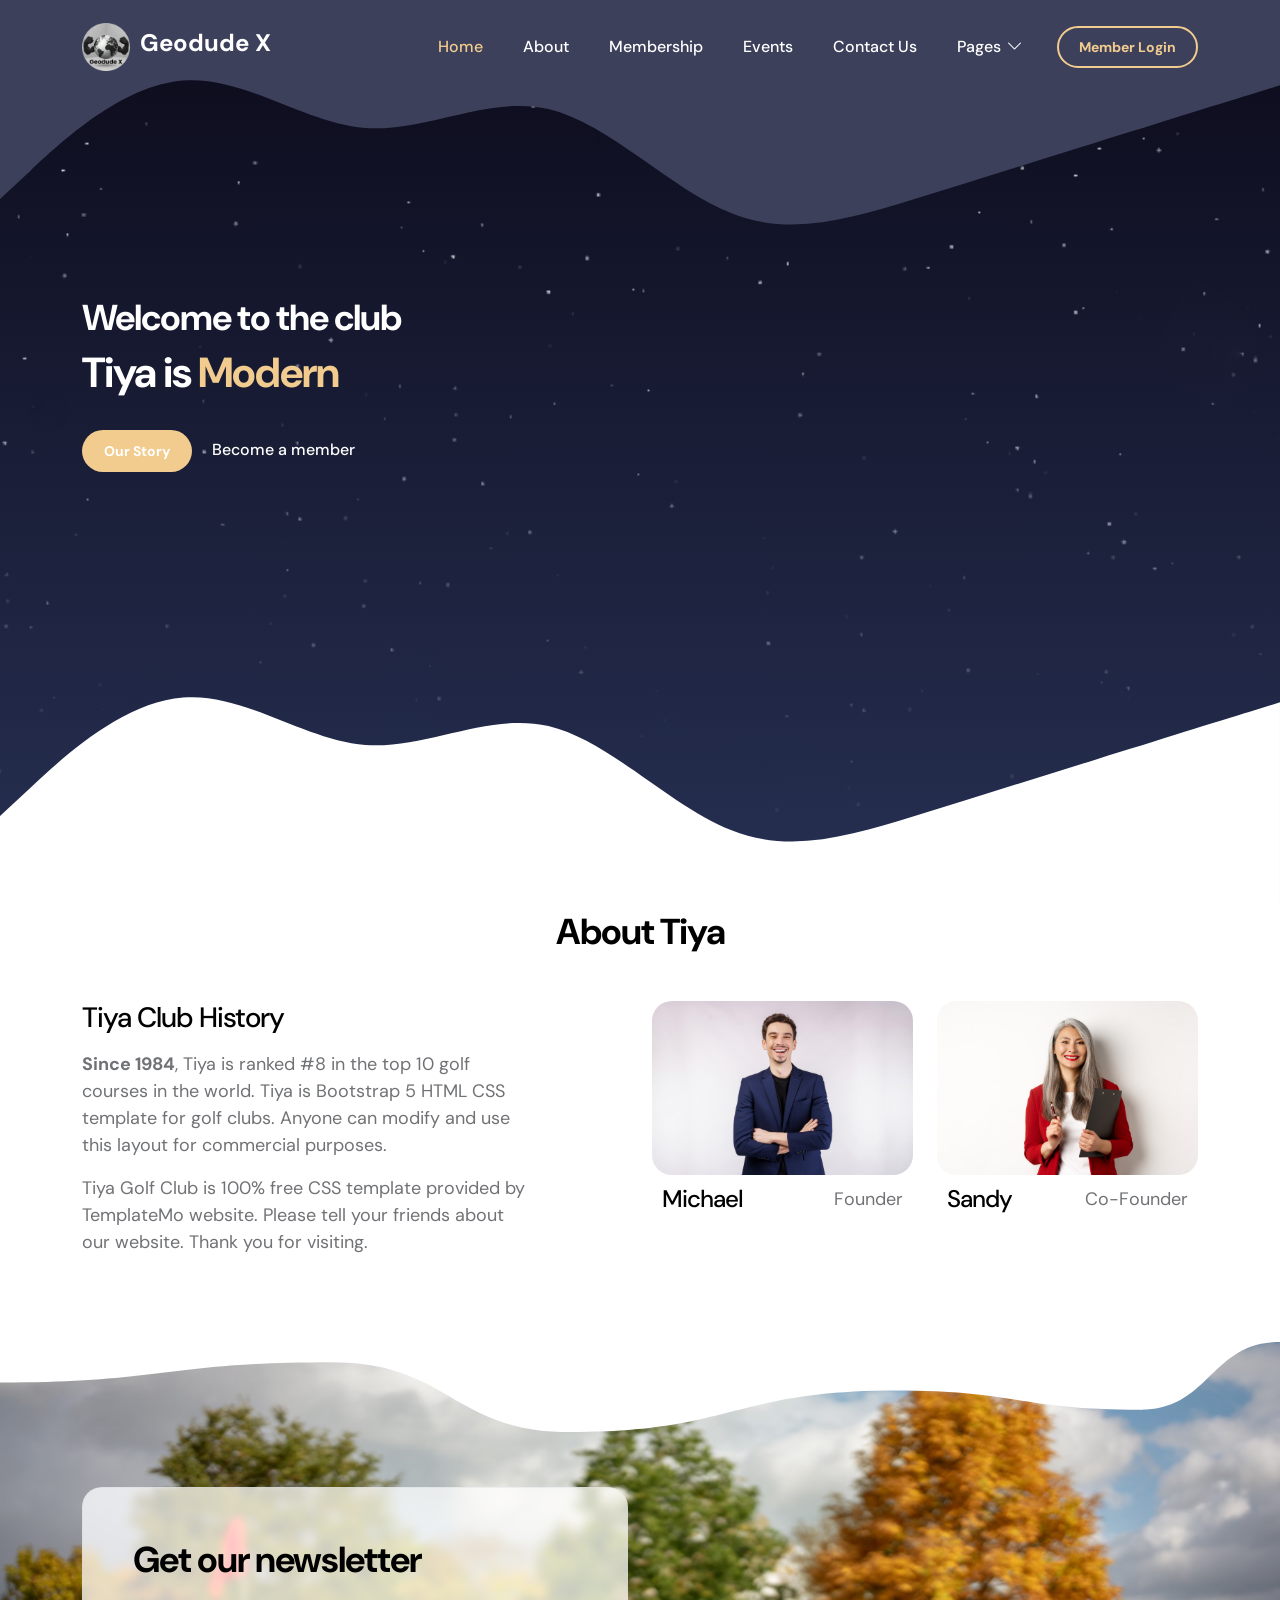
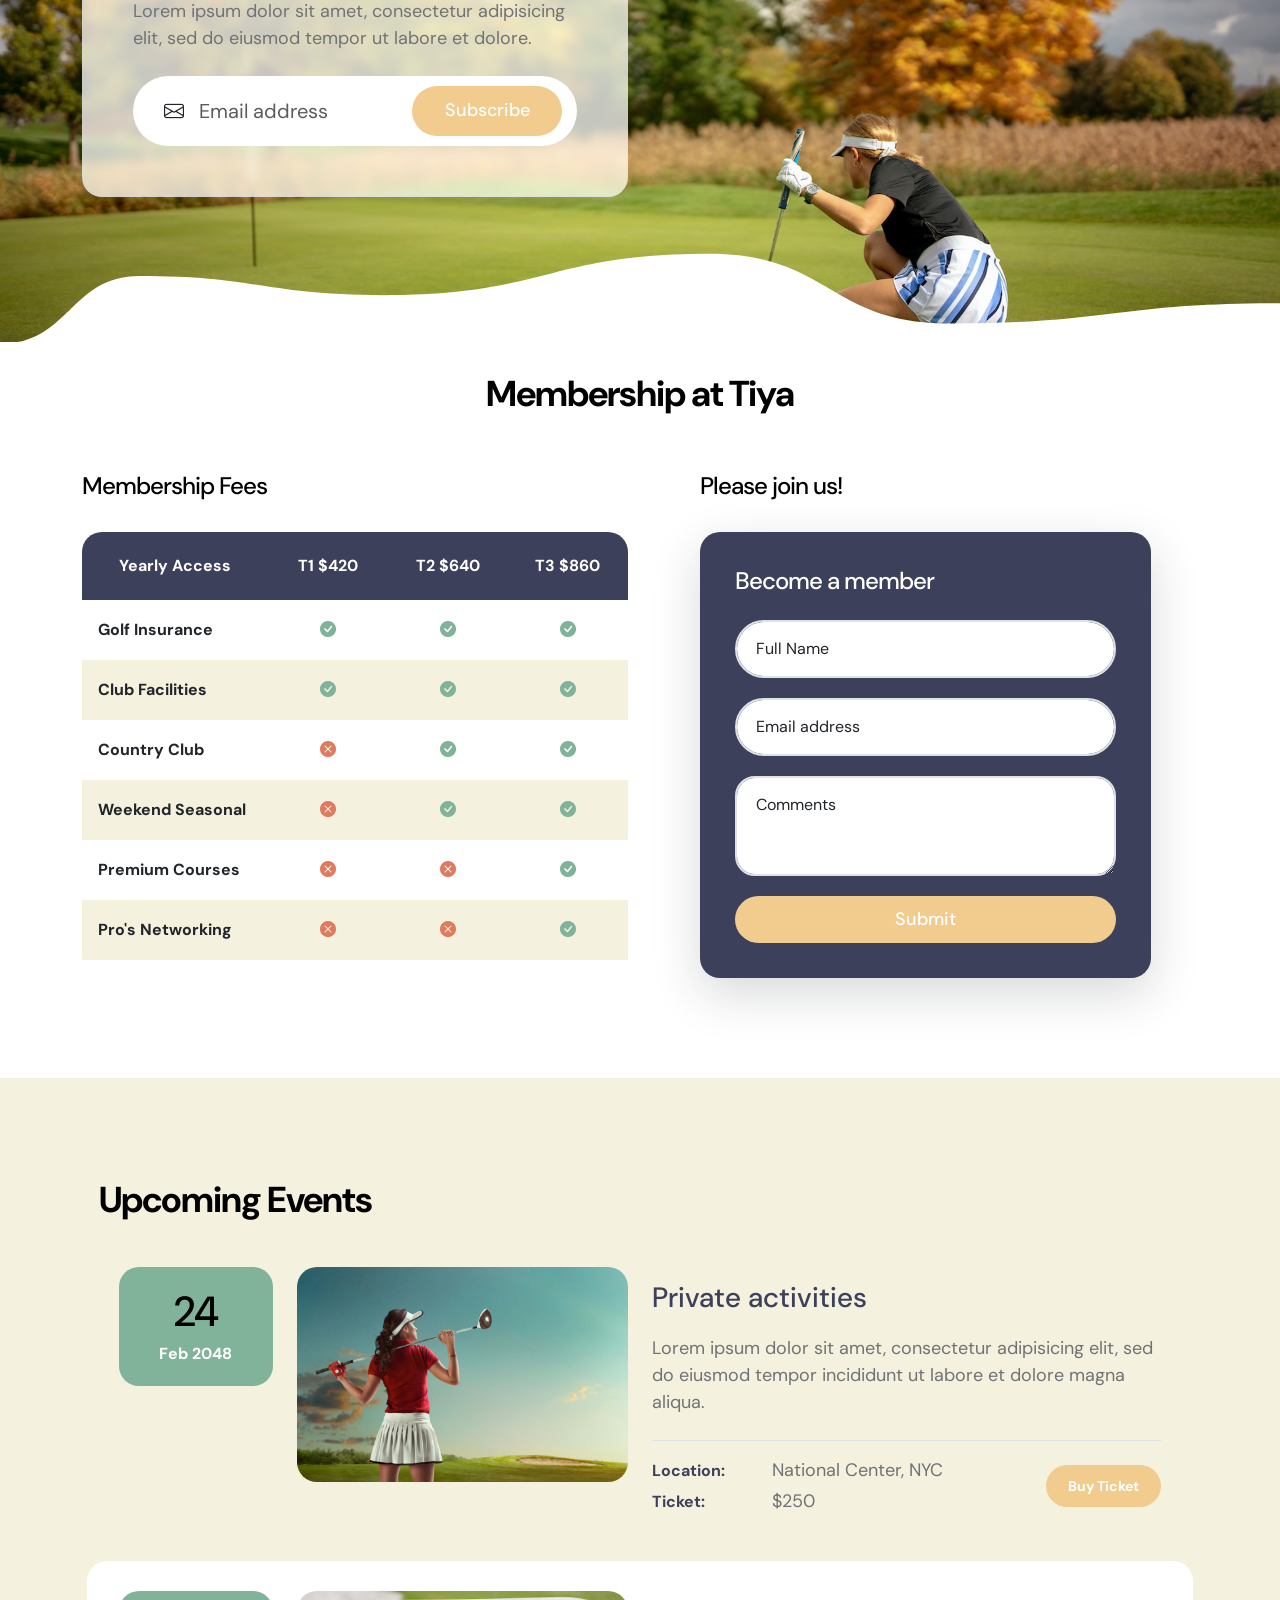
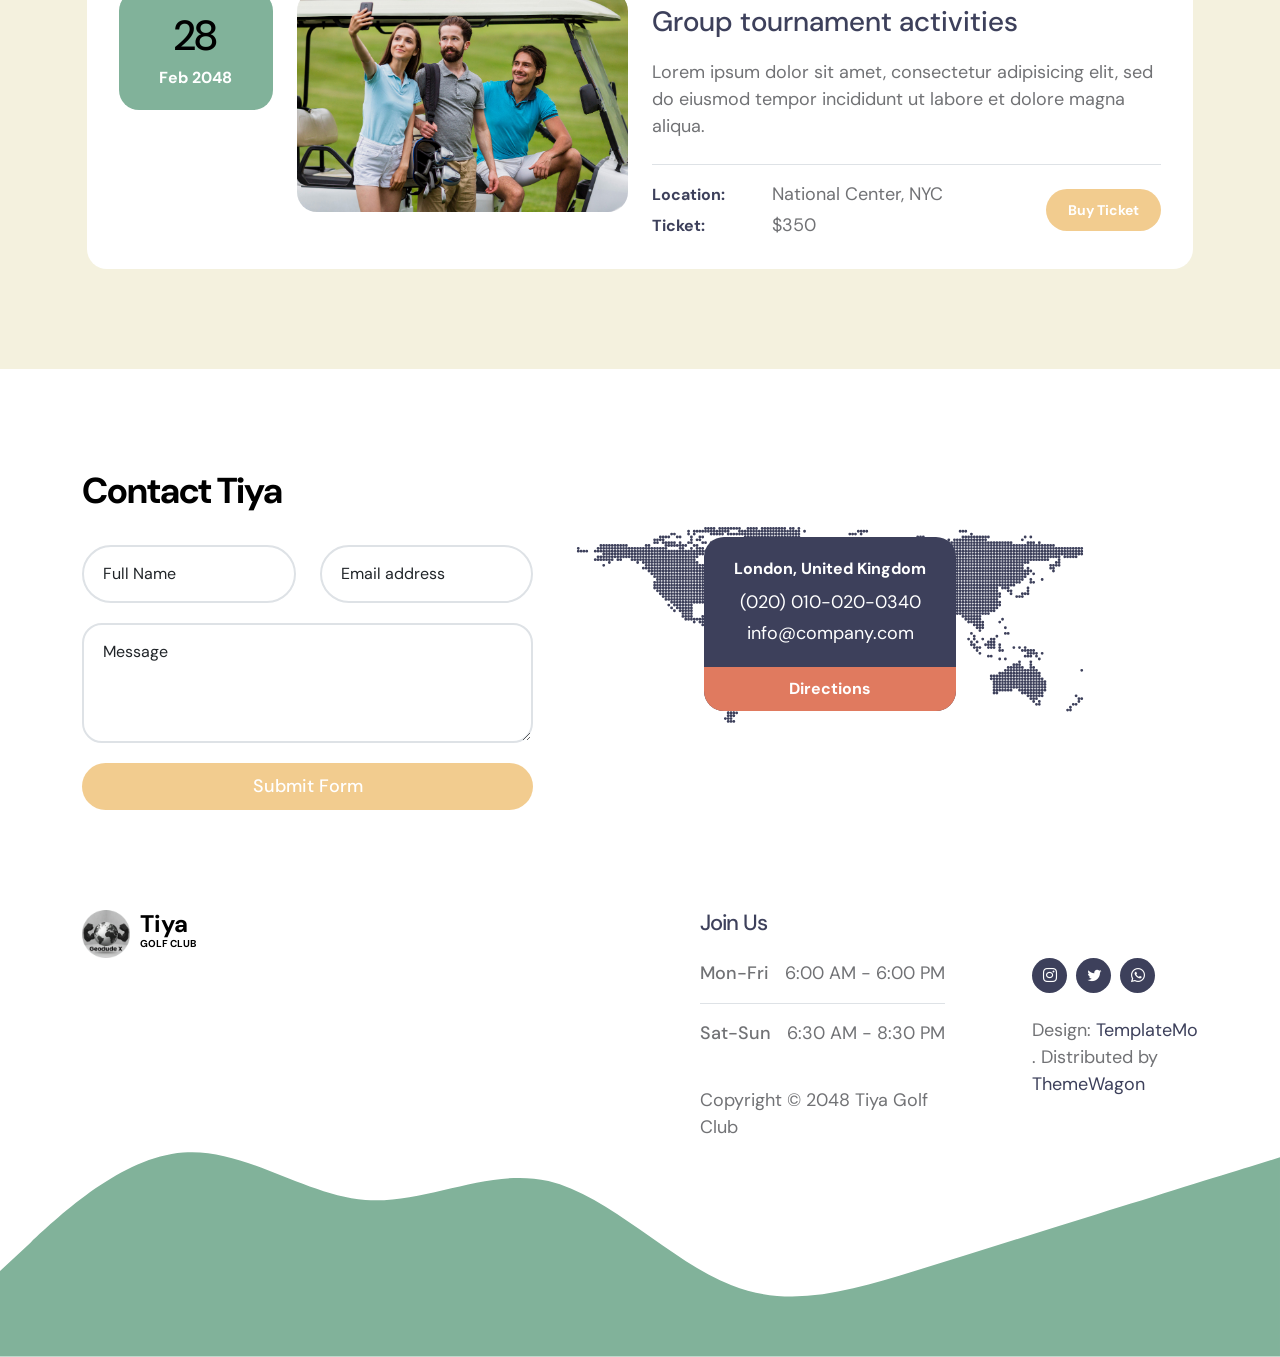
<file: index.html>
<!doctype html>
<html lang="en">
    <head>
        <meta charset="utf-8">
        <meta name="viewport" content="width=device-width, initial-scale=1">

        <meta name="description" content="">
        <meta name="author" content="">

        <title>Tiya Golf Club - Free HTML CSS Template</title>

        <!-- CSS FILES -->                
        <link rel="preconnect" href="https://fonts.googleapis.com">

        <link rel="preconnect" href="https://fonts.gstatic.com" crossorigin>

        <link href="https://fonts.googleapis.com/css2?family=DM+Sans:ital,wght@0,400;0,500;0,700;1,400&display=swap" rel="stylesheet">

        <link href="css/bootstrap.min.css" rel="stylesheet">

        <link href="css/bootstrap-icons.css" rel="stylesheet">

        <link href="css/templatemo-tiya-golf-club.css" rel="stylesheet">
        
<!--

TemplateMo 587 Tiya Golf Club

https://templatemo.com/tm-587-tiya-golf-club

-->
    </head>
    
    <body>

        <main>

            <nav class="navbar navbar-expand-lg">                
                <div class="container">
                    <a class="navbar-brand d-flex align-items-center" href="index.html">
                        <img src="images/logo.png" class="navbar-brand-image img-fluid" alt="Tiya Golf Club">
                        <span class="navbar-brand-text">
                            Geodude X
                        </span>
                    </a>

                    <div class="d-lg-none ms-auto me-3">
                        <a class="btn custom-btn custom-border-btn" data-bs-toggle="offcanvas" href="#offcanvasExample" role="button" aria-controls="offcanvasExample">Member Login</a>
                    </div>
    
                    <button class="navbar-toggler" type="button" data-bs-toggle="collapse" data-bs-target="#navbarNav" aria-controls="navbarNav" aria-expanded="false" aria-label="Toggle navigation">
                        <span class="navbar-toggler-icon"></span>
                    </button>
    
                    <div class="collapse navbar-collapse" id="navbarNav">
                        <ul class="navbar-nav ms-lg-auto">
                            <li class="nav-item">
                                <a class="nav-link click-scroll" href="#section_1">Home</a>
                            </li>
    
                            <li class="nav-item">
                                <a class="nav-link click-scroll" href="#section_2">About</a>
                            </li>

                            <li class="nav-item">
                                <a class="nav-link click-scroll" href="#section_3">Membership</a>
                            </li>

                            <li class="nav-item">
                                <a class="nav-link click-scroll" href="#section_4">Events</a>
                            </li>

                            <li class="nav-item">
                                <a class="nav-link click-scroll" href="#section_5">Contact Us</a>
                            </li>

                            <li class="nav-item dropdown">
                                <a class="nav-link dropdown-toggle" href="#" id="navbarLightDropdownMenuLink" role="button" data-bs-toggle="dropdown" aria-expanded="false">Pages</a>

                                <ul class="dropdown-menu dropdown-menu-light" aria-labelledby="navbarLightDropdownMenuLink">
                                    <li><a class="dropdown-item" href="event-listing.html">Event Listing</a></li>

                                    <li><a class="dropdown-item" href="event-detail.html">Event Detail</a></li>
                                </ul>
                            </li>
                        </ul>

                        <div class="d-none d-lg-block ms-lg-3">
                            <a class="btn custom-btn custom-border-btn" data-bs-toggle="offcanvas" href="#offcanvasExample" role="button" aria-controls="offcanvasExample">Member Login</a>
                        </div>
                    </div>
                </div>
            </nav>

            <div class="offcanvas offcanvas-end" data-bs-scroll="true" tabindex="-1" id="offcanvasExample" aria-labelledby="offcanvasExampleLabel">                
                <div class="offcanvas-header">
                    <h5 class="offcanvas-title" id="offcanvasExampleLabel">Member Login</h5>
                    
                    <button type="button" class="btn-close" data-bs-dismiss="offcanvas" aria-label="Close"></button>
                </div>
                
                <div class="offcanvas-body d-flex flex-column">
                    <form class="custom-form member-login-form" action="#" method="post" role="form">

                        <div class="member-login-form-body">
                            <div class="mb-4">
                                <label class="form-label mb-2" for="member-login-number">Membership No.</label>

                                <input type="text" name="member-login-number" id="member-login-number" class="form-control" placeholder="11002560" required>
                            </div>

                            <div class="mb-4">
                                <label class="form-label mb-2" for="member-login-password">Password</label>

                                <input type="password" name="member-login-password" id="member-login-password" pattern="[0-9a-zA-Z]{4,10}" class="form-control" placeholder="Password" required="">
                            </div>

                            <div class="form-check mb-4">
                                <input class="form-check-input" type="checkbox" value="" id="flexCheckDefault">
                              
                                <label class="form-check-label" for="flexCheckDefault">
                                    Remember me
                                </label>
                            </div>

                            <div class="col-lg-5 col-md-7 col-8 mx-auto">
                                <button type="submit" class="form-control">Login</button>
                            </div>

                            <div class="text-center my-4">
                                <a href="#">Forgotten password?</a>
                            </div>
                        </div>
                    </form>

                    <div class="mt-auto mb-5">
                        <p>
                            <strong class="text-white me-3">Any Questions?</strong>

                            <a href="tel: 010-020-0340" class="contact-link">
                            	010-020-0340
                            </a>
                        </p>
                    </div>
                </div>

                <svg xmlns="http://www.w3.org/2000/svg" viewBox="0 0 1440 320"><path fill="#3D405B" fill-opacity="1" d="M0,224L34.3,192C68.6,160,137,96,206,90.7C274.3,85,343,139,411,144C480,149,549,107,617,122.7C685.7,139,754,213,823,240C891.4,267,960,245,1029,224C1097.1,203,1166,181,1234,160C1302.9,139,1371,117,1406,106.7L1440,96L1440,320L1405.7,320C1371.4,320,1303,320,1234,320C1165.7,320,1097,320,1029,320C960,320,891,320,823,320C754.3,320,686,320,617,320C548.6,320,480,320,411,320C342.9,320,274,320,206,320C137.1,320,69,320,34,320L0,320Z"></path></svg>
            </div>
            

            <section class="hero-section d-flex justify-content-center align-items-center" id="section_1">

                <div class="section-overlay"></div>

                <svg xmlns="http://www.w3.org/2000/svg" viewBox="0 0 1440 320"><path fill="#3D405B" fill-opacity="1" d="M0,224L34.3,192C68.6,160,137,96,206,90.7C274.3,85,343,139,411,144C480,149,549,107,617,122.7C685.7,139,754,213,823,240C891.4,267,960,245,1029,224C1097.1,203,1166,181,1234,160C1302.9,139,1371,117,1406,106.7L1440,96L1440,0L1405.7,0C1371.4,0,1303,0,1234,0C1165.7,0,1097,0,1029,0C960,0,891,0,823,0C754.3,0,686,0,617,0C548.6,0,480,0,411,0C342.9,0,274,0,206,0C137.1,0,69,0,34,0L0,0Z"></path></svg>

                <div class="container">
                    <div class="row">

                        <div class="col-lg-6 col-12 mb-5 mb-lg-0">
                            <h2 class="text-white">Welcome to the club</h2>

                            <h1 class="cd-headline rotate-1 text-white mb-4 pb-2">
                                <span>Tiya is</span>
                                <span class="cd-words-wrapper">
                                    <b class="is-visible">Modern</b>
                                    <b>Creative</b>
                                    <b>Lifestyle</b>
                                </span>
                            </h1>

                            <div class="custom-btn-group">
                                <a href="#section_2" class="btn custom-btn smoothscroll me-3">Our Story</a>

                                <a href="#section_3" class="link smoothscroll">Become a member</a>
                            </div>
                        </div>

                        <div class="col-lg-6 col-12">
                            <div class="ratio ratio-16x9">
                                <iframe width="560" height="315" src="https://www.youtube.com/embed/MGNgbNGOzh8" title="YouTube video player" frameborder="0" allow="accelerometer; autoplay; clipboard-write; encrypted-media; gyroscope; picture-in-picture; web-share" allowfullscreen></iframe>
                            </div>
                        </div>

                    </div>
                </div>

                <svg xmlns="http://www.w3.org/2000/svg" viewBox="0 0 1440 320"><path fill="#ffffff" fill-opacity="1" d="M0,224L34.3,192C68.6,160,137,96,206,90.7C274.3,85,343,139,411,144C480,149,549,107,617,122.7C685.7,139,754,213,823,240C891.4,267,960,245,1029,224C1097.1,203,1166,181,1234,160C1302.9,139,1371,117,1406,106.7L1440,96L1440,320L1405.7,320C1371.4,320,1303,320,1234,320C1165.7,320,1097,320,1029,320C960,320,891,320,823,320C754.3,320,686,320,617,320C548.6,320,480,320,411,320C342.9,320,274,320,206,320C137.1,320,69,320,34,320L0,320Z"></path></svg>
            </section>


            <section class="about-section section-padding" id="section_2">
                <div class="container">
                    <div class="row">

                        <div class="col-lg-12 col-12 text-center">
                            <h2 class="mb-lg-5 mb-4">About Tiya</h2>
                        </div>

                        <div class="col-lg-5 col-12 me-auto mb-4 mb-lg-0">
                            <h3 class="mb-3">Tiya Club History</h3>

                            <p><strong>Since 1984</strong>, Tiya is ranked #8 in the top 10 golf courses in the world. Tiya is Bootstrap 5 HTML CSS template for golf clubs. Anyone can modify and use this layout for commercial purposes.</p>

                            <p>Tiya Golf Club is 100% free CSS template provided by TemplateMo website. Please tell your friends about our website. Thank you for visiting.</p>
                        </div>

                        <div class="col-lg-3 col-md-6 col-12 mb-4 mb-lg-0 mb-md-0">
                            <div class="member-block">
                                <div class="member-block-image-wrap">
                                    <img src="images/members/portrait-young-handsome-businessman-wearing-suit-standing-with-crossed-arms-with-isolated-studio-white-background.jpg" class="member-block-image img-fluid" alt="">

                                    <ul class="social-icon">
                                        <li class="social-icon-item">
                                            <a href="#" class="social-icon-link bi-twitter"></a>
                                        </li>

                                        <li class="social-icon-item">
                                            <a href="#" class="social-icon-link bi-whatsapp"></a>
                                        </li>
                                    </ul>
                                </div>

                                <div class="member-block-info d-flex align-items-center">
                                    <h4>Michael</h4>

                                    <p class="ms-auto">Founder</p>
                                </div>
                            </div>
                        </div>

                        <div class="col-lg-3 col-md-6 col-12">
                            <div class="member-block">
                                <div class="member-block-image-wrap">
                                    <img src="images/members/successful-asian-lady-boss-red-blazer-holding-clipboard-with-documens-pen-working-looking-happy-white-background.jpg" class="member-block-image img-fluid" alt="">

                                    <ul class="social-icon">
                                        <li class="social-icon-item">
                                            <a href="#" class="social-icon-link bi-linkedin"></a>
                                        </li>
                                        <li class="social-icon-item">
                                            <a href="#" class="social-icon-link bi-twitter"></a>
                                        </li>
                                    </ul>
                                </div>

                                <div class="member-block-info d-flex align-items-center">
                                    <h4>Sandy</h4>

                                    <p class="ms-auto">Co-Founder</p>
                                </div>
                            </div>
                        </div>

                    </div>
                </div>
            </section>


            <section class="section-bg-image">
                <svg viewBox="0 0 1265 144" xmlns="http://www.w3.org/2000/svg" xmlns:xlink="http://www.w3.org/1999/xlink"><path fill="rgba(255, 255, 255, 1)" d="M 0 40 C 164 40 164 20 328 20 L 328 20 L 328 0 L 0 0 Z" stroke-width="0"></path> <path fill="rgba(255, 255, 255, 1)" d="M 327 20 C 445.5 20 445.5 89 564 89 L 564 89 L 564 0 L 327 0 Z" stroke-width="0"></path> <path fill="rgba(255, 255, 255, 1)" d="M 563 89 C 724.5 89 724.5 48 886 48 L 886 48 L 886 0 L 563 0 Z" stroke-width="0"></path><path fill="rgba(255, 255, 255, 1)" d="M 885 48 C 1006.5 48 1006.5 67 1128 67 L 1128 67 L 1128 0 L 885 0 Z" stroke-width="0"></path><path fill="rgba(255, 255, 255, 1)" d="M 1127 67 C 1196 67 1196 0 1265 0 L 1265 0 L 1265 0 L 1127 0 Z" stroke-width="0"></path></svg>

                <div class="container">
                    <div class="row">

                        <div class="col-lg-6 col-12">
                            <div class="section-bg-image-block">
                                <h2 class="mb-lg-3">Get our newsletter</h2>

                                <p>Lorem ipsum dolor sit amet, consectetur adipisicing elit, sed do eiusmod tempor ut labore et dolore.</p>

                                <form action="#" method="get" class="custom-form mt-lg-4 mt-2" role="form">
                                    <div class="input-group input-group-lg">
                                        <span class="input-group-text bi-envelope" id="basic-addon1"></span>

                                        <input type="email" name="email" id="email" pattern="[^ @]*@[^ @]*" class="form-control" placeholder="Email address" required="">

                                        <button type="submit" class="form-control">Subscribe</button>
                                    </div>
                                </form>
                            </div>
                        </div>

                    </div>
                </div>

                <svg viewBox="0 0 1265 144" xmlns="http://www.w3.org/2000/svg" xmlns:xlink="http://www.w3.org/1999/xlink"><path fill="rgba(255, 255, 255, 1)" d="M 0 40 C 164 40 164 20 328 20 L 328 20 L 328 0 L 0 0 Z" stroke-width="0"></path> <path fill="rgba(255, 255, 255, 1)" d="M 327 20 C 445.5 20 445.5 89 564 89 L 564 89 L 564 0 L 327 0 Z" stroke-width="0"></path> <path fill="rgba(255, 255, 255, 1)" d="M 563 89 C 724.5 89 724.5 48 886 48 L 886 48 L 886 0 L 563 0 Z" stroke-width="0"></path><path fill="rgba(255, 255, 255, 1)" d="M 885 48 C 1006.5 48 1006.5 67 1128 67 L 1128 67 L 1128 0 L 885 0 Z" stroke-width="0"></path><path fill="rgba(255, 255, 255, 1)" d="M 1127 67 C 1196 67 1196 0 1265 0 L 1265 0 L 1265 0 L 1127 0 Z" stroke-width="0"></path></svg>
            </section>


            <section class="membership-section section-padding" id="section_3">
                <div class="container">
                    <div class="row">

                        <div class="col-lg-12 col-12 text-center mx-auto mb-lg-5 mb-4">
                            <h2><span>Membership</span> at Tiya</h2>
                        </div>

                        <div class="col-lg-6 col-12 mb-3 mb-lg-0">
                            <h4 class="mb-4 pb-lg-2">Membership Fees</h4>

                            <div class="table-responsive">
                                <table class="table text-center">
                                    <thead>
                                        <tr>
                                            <th style="width: 34%;">Yearly Access</th>
                                            
                                            <th style="width: 22%;">T1 $420</th>
                                            
                                            <th style="width: 22%;">T2 $640</th>
                                            
                                            <th style="width: 22%;">T3 $860</th>
                                        </tr>
                                    </thead>

                                    <tbody>
                                        <tr>
                                            <th scope="row" class="text-start">Golf Insurance</th>
                                            
                                            <td>
                                                <i class="bi-check-circle-fill"></i>
                                            </td>
                                            
                                            <td>
                                                <i class="bi-check-circle-fill"></i>
                                            </td>
                                            
                                            <td>
                                                <i class="bi-check-circle-fill"></i>
                                            </td>
                                        </tr>

                                        <tr>
                                            <th scope="row" class="text-start">Club Facilities</th>

                                            <td>
                                                <i class="bi-check-circle-fill"></i>
                                            </td>

                                            <td>
                                                <i class="bi-check-circle-fill"></i>
                                            </td>

                                            <td>
                                                <i class="bi-check-circle-fill"></i>
                                            </td>
                                        </tr>

                                        <tr>
                                            <th scope="row" class="text-start">Country Club</th>

                                            <td>
                                                <i class="bi-x-circle-fill"></i>
                                            </td>

                                            <td>
                                                <i class="bi-check-circle-fill"></i>
                                            </td>

                                            <td>
                                                <i class="bi-check-circle-fill"></i>
                                            </td>
                                        </tr>

                                        <tr>
                                            <th scope="row" class="text-start">Weekend Seasonal</th>

                                            <td>
                                                <i class="bi-x-circle-fill"></i>
                                            </td>

                                            <td>
                                                <i class="bi-check-circle-fill"></i>
                                            </td>

                                            <td>
                                                <i class="bi-check-circle-fill"></i>
                                            </td>
                                        </tr>

                                        <tr>
                                            <th scope="row" class="text-start">Premium Courses</th>

                                            <td>
                                                <i class="bi-x-circle-fill"></i>
                                            </td>

                                            <td>
                                                <i class="bi-x-circle-fill"></i>
                                            </td>

                                            <td>
                                                <i class="bi-check-circle-fill"></i>
                                            </td>
                                        </tr>
                                        
                                        <tr>
                                            <th scope="row" class="text-start">Pro's Networking</th>

                                            <td>
                                                <i class="bi-x-circle-fill"></i>
                                            </td>

                                            <td>
                                                <i class="bi-x-circle-fill"></i>
                                            </td>

                                            <td>
                                                <i class="bi-check-circle-fill"></i>
                                            </td>
                                        </tr>
                                        
                                    </tbody>
                                </table>
                            </div>
                        </div>

                        <div class="col-lg-5 col-12 mx-auto">
                        <h4 class="mb-4 pb-lg-2">Please join us!</h4>
                            <form action="#" method="post" class="custom-form membership-form shadow-lg" role="form">
                                <h4 class="text-white mb-4">Become a member</h4>

                                    <div class="form-floating">
                                        <input type="text" name="full-name" id="full-name" class="form-control" placeholder="Full Name" required="">
                                        
                                        <label for="floatingInput">Full Name</label>
                                    </div>

                                    <div class="form-floating">
                                        <input type="email" name="email" id="email" pattern="[^ @]*@[^ @]*" class="form-control" placeholder="Email address" required="">
                                        
                                        <label for="floatingInput">Email address</label>
                                    </div>

                                    <div class="form-floating">
                                        <textarea class="form-control" id="message" name="message" placeholder="Describe message here"></textarea>
                                        
                                        <label for="floatingTextarea"> Comments</label>
                                    </div>

                                    <button type="submit" class="form-control">Submit</button>
                                </div>
                            </form>
                        </div>

                    </div>
                </div>
            </section>


            <section class="events-section section-bg section-padding" id="section_4">
                <div class="container">
                    <div class="row">

                        <div class="col-lg-12 col-12">
                            <h2 class="mb-lg-3">Upcoming Events</h2>
                        </div>

                        <div class="row custom-block mb-3">
                            <div class="col-lg-2 col-md-4 col-12 order-2 order-md-0 order-lg-0">
                                <div class="custom-block-date-wrap d-flex d-lg-block d-md-block align-items-center mt-3 mt-lg-0 mt-md-0">
                                    <h6 class="custom-block-date mb-lg-1 mb-0 me-3 me-lg-0 me-md-0">24</h6>
                                    
                                    <strong class="text-white">Feb 2048</strong>
                                </div>
                            </div>

                            <div class="col-lg-4 col-md-8 col-12 order-1 order-lg-0">
                                <div class="custom-block-image-wrap">
                                    <a href="event-detail.html">
                                        <img src="images/professional-golf-player.jpg" class="custom-block-image img-fluid" alt="">

                                        <i class="custom-block-icon bi-link"></i>
                                    </a>
                                </div>
                            </div>

                            <div class="col-lg-6 col-12 order-3 order-lg-0">
                                <div class="custom-block-info mt-2 mt-lg-0">
                                    <a href="event-detail.html" class="events-title mb-3">Private activities</a>

                                    <p class="mb-0">Lorem ipsum dolor sit amet, consectetur adipisicing elit, sed do eiusmod tempor incididunt ut labore et dolore magna aliqua.</p>

                                    <div class="d-flex flex-wrap border-top mt-4 pt-3">

                                        <div class="mb-4 mb-lg-0">
                                            <div class="d-flex flex-wrap align-items-center mb-1">
                                                <span class="custom-block-span">Location:</span>

                                                <p class="mb-0">National Center, NYC</p>
                                            </div>

                                            <div class="d-flex flex-wrap align-items-center">
                                                <span class="custom-block-span">Ticket:</span>

                                                <p class="mb-0">$250</p>
                                            </div>
                                        </div>

                                        <div class="d-flex align-items-center ms-lg-auto">
                                            <a href="event-detail.html" class="btn custom-btn">Buy Ticket</a>
                                        </div>
                                    </div>
                                </div>
                            </div>
                        </div>

                        <div class="row custom-block custom-block-bg">
                            <div class="col-lg-2 col-md-4 col-12 order-2 order-md-0 order-lg-0">
                                <div class="custom-block-date-wrap d-flex d-lg-block d-md-block align-items-center mt-3 mt-lg-0 mt-md-0">
                                    <h6 class="custom-block-date mb-lg-1 mb-0 me-3 me-lg-0 me-md-0">28</h6>
                                    
                                    <strong class="text-white">Feb 2048</strong>
                                </div>
                            </div>

                            <div class="col-lg-4 col-md-8 col-12 order-1 order-lg-0">
                                <div class="custom-block-image-wrap">
                                    <a href="event-detail.html">
                                        <img src="images/girl-taking-selfie-with-friends-golf-field.jpg" class="custom-block-image img-fluid" alt="">

                                        <i class="custom-block-icon bi-link"></i>
                                    </a>
                                </div>
                            </div>

                            <div class="col-lg-6 col-12 order-3 order-lg-0">
                                <div class="custom-block-info mt-2 mt-lg-0">
                                    <a href="event-detail.html" class="events-title mb-3">Group tournament activities</a>

                                    <p class="mb-0">Lorem ipsum dolor sit amet, consectetur adipisicing elit, sed do eiusmod tempor incididunt ut labore et dolore magna aliqua.</p>

                                    <div class="d-flex flex-wrap border-top mt-4 pt-3">

                                        <div class="mb-4 mb-lg-0">
                                            <div class="d-flex flex-wrap align-items-center mb-1">
                                                <span class="custom-block-span">Location:</span>

                                                <p class="mb-0">National Center, NYC</p>
                                            </div>

                                            <div class="d-flex flex-wrap align-items-center">
                                                <span class="custom-block-span">Ticket:</span>

                                                <p class="mb-0">$350</p>
                                            </div>
                                        </div>

                                        <div class="d-flex align-items-center ms-lg-auto">
                                            <a href="event-detail.html" class="btn custom-btn">Buy Ticket</a>
                                        </div>
                                    </div>
                                </div>
                            </div>
                        </div>

                    </div>
                </div>
            </section>


            <section class="contact-section section-padding" id="section_5">
                <div class="container">
                    <div class="row">

                        <div class="col-lg-5 col-12">
                            <form action="#" method="post" class="custom-form contact-form" role="form">
                                <h2 class="mb-4 pb-2">Contact Tiya</h2>

                                <div class="row">
                                    <div class="col-lg-6 col-md-6 col-12">
                                        <div class="form-floating">
                                            <input type="text" name="full-name" id="full-name" class="form-control" placeholder="Full Name" required="">
                                            
                                            <label for="floatingInput">Full Name</label>
                                        </div>
                                    </div>

                                    <div class="col-lg-6 col-md-6 col-12"> 
                                        <div class="form-floating">
                                            <input type="email" name="email" id="email" pattern="[^ @]*@[^ @]*" class="form-control" placeholder="Email address" required="">
                                            
                                            <label for="floatingInput">Email address</label>
                                        </div>
                                    </div>

                                    <div class="col-lg-12 col-12">
                                        <div class="form-floating">
                                            <textarea class="form-control" id="message" name="message" placeholder="Describe message here"></textarea>
                                            
                                            <label for="floatingTextarea">Message</label>
                                        </div>

                                        <button type="submit" class="form-control">Submit Form</button>
                                    </div>
                                </div>
                            </form>
                        </div>

                        <div class="col-lg-6 col-12">
                            <div class="contact-info mt-5">
                                <div class="contact-info-item">
                                    <div class="contact-info-body">
                                        <strong>London, United Kingdom</strong>

                                        <p class="mt-2 mb-1">
                                            <a href="tel: 010-020-0340" class="contact-link">
                                                (020) 
                                                010-020-0340
                                            </a>
                                        </p>

                                        <p class="mb-0">
                                            <a href="mailto:info@company.com" class="contact-link">
                                                info@company.com
                                            </a>
                                        </p>
                                    </div>

                                    <div class="contact-info-footer">
                                        <a href="#">Directions</a>
                                    </div>
                                </div>

                                <img src="images/WorldMap.svg" class="img-fluid" alt="">
                            </div>
                        </div>

                    </div>
                </div>
            </section>
        </main>

        <footer class="site-footer">
            <div class="container">
                <div class="row">

                    <div class="col-lg-6 col-12 me-auto mb-5 mb-lg-0">
                        <a class="navbar-brand d-flex align-items-center" href="index.html">
                            <img src="images/logo.png" class="navbar-brand-image img-fluid" alt="">
                            <span class="navbar-brand-text">
                                Tiya
                                <small>Golf Club</small>
                            </span>
                        </a>
                    </div>

                    <div class="col-lg-3 col-12">
                        <h5 class="site-footer-title mb-4">Join Us</h5>

                        <p class="d-flex border-bottom pb-3 mb-3 me-lg-3">
                            <span>Mon-Fri</span>
                            6:00 AM - 6:00 PM
                        </p>

                        <p class="d-flex me-lg-3">
                            <span>Sat-Sun</span>
                            6:30 AM - 8:30 PM
                        </p>
                        <br>
                        <p class="copyright-text">Copyright © 2048 Tiya Golf Club</p>
                    </div>

                        <div class="col-lg-2 col-12 ms-auto">
                            <ul class="social-icon mt-lg-5 mt-3 mb-4">
                                <li class="social-icon-item">
                                    <a href="#" class="social-icon-link bi-instagram"></a>
                                </li>

                                <li class="social-icon-item">
                                    <a href="#" class="social-icon-link bi-twitter"></a>
                                </li>

                                <li class="social-icon-item">
                                    <a href="#" class="social-icon-link bi-whatsapp"></a>
                                </li>
                            </ul>
                            <p class="copyright-text">Design: <a rel="nofollow" href="https://templatemo.com" target="_blank">TemplateMo</a>. Distributed by <a href="https://themewagon.com" target="_blank">ThemeWagon</a></p>
                            
                        </div>

                </div>
            </div>

            <svg xmlns="http://www.w3.org/2000/svg" viewBox="0 0 1440 320"><path fill="#81B29A" fill-opacity="1" d="M0,224L34.3,192C68.6,160,137,96,206,90.7C274.3,85,343,139,411,144C480,149,549,107,617,122.7C685.7,139,754,213,823,240C891.4,267,960,245,1029,224C1097.1,203,1166,181,1234,160C1302.9,139,1371,117,1406,106.7L1440,96L1440,320L1405.7,320C1371.4,320,1303,320,1234,320C1165.7,320,1097,320,1029,320C960,320,891,320,823,320C754.3,320,686,320,617,320C548.6,320,480,320,411,320C342.9,320,274,320,206,320C137.1,320,69,320,34,320L0,320Z"></path></svg>
        </footer>


        <!-- JAVASCRIPT FILES -->
        <script src="js/jquery.min.js"></script>
        <script src="js/bootstrap.bundle.min.js"></script>
        <script src="js/jquery.sticky.js"></script>
        <script src="js/click-scroll.js"></script>
        <script src="js/animated-headline.js"></script>
        <script src="js/modernizr.js"></script>
        <script src="js/custom.js"></script>

    </body>
</html>
</file>
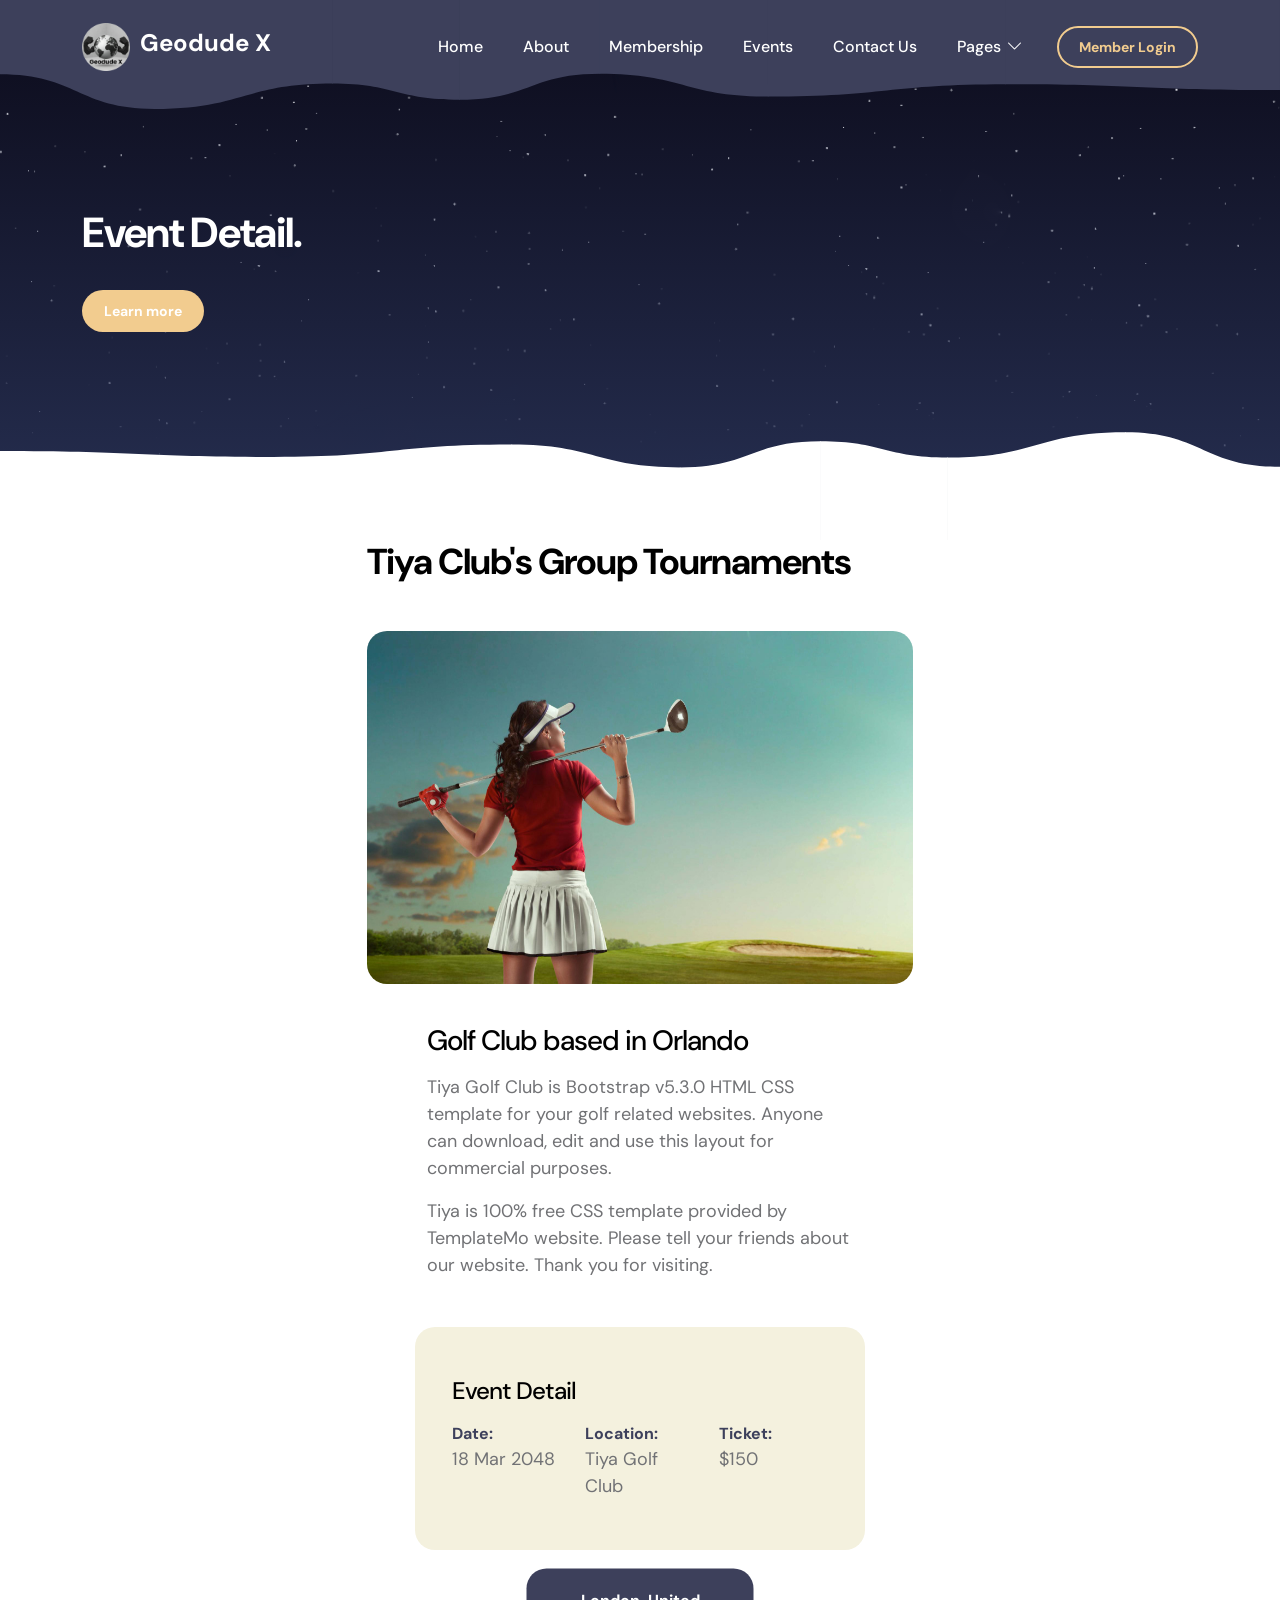
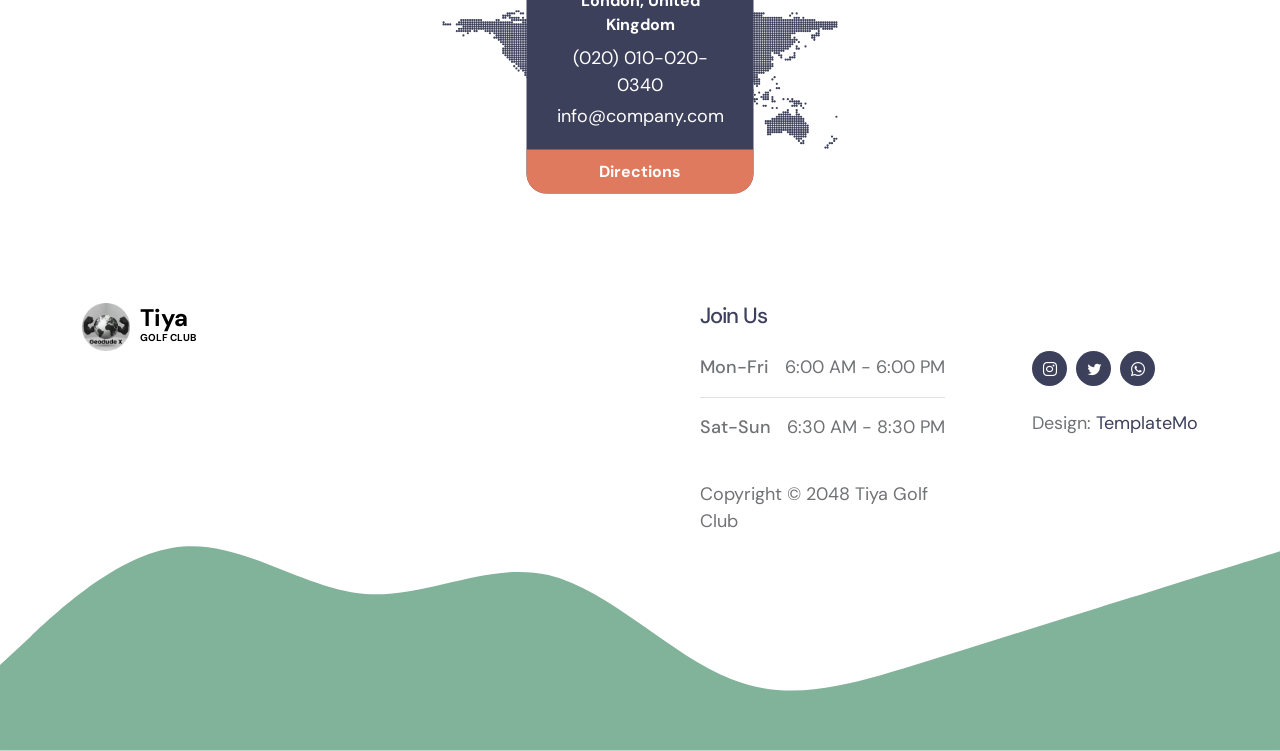
<file: event-detail.html>
<!doctype html>
<html lang="en">
    <head>
        <meta charset="utf-8">
        <meta name="viewport" content="width=device-width, initial-scale=1">

        <meta name="description" content="">
        <meta name="author" content="">

        <title>Tiya Golf Club - Event Detail</title>

        <!-- CSS FILES -->                
        <link rel="preconnect" href="https://fonts.googleapis.com">

        <link rel="preconnect" href="https://fonts.gstatic.com" crossorigin>

        <link href="https://fonts.googleapis.com/css2?family=DM+Sans:ital,wght@0,400;0,500;0,700;1,400&display=swap" rel="stylesheet">

        <link href="css/bootstrap.min.css" rel="stylesheet">

        <link href="css/bootstrap-icons.css" rel="stylesheet">

        <link href="css/templatemo-tiya-golf-club.css" rel="stylesheet">
        
<!--

TemplateMo 587 Tiya Golf Club

https://templatemo.com/tm-587-tiya-golf-club

-->
    </head>
    
    <body>

        <main>

            <nav class="navbar navbar-expand-lg">                
                <div class="container">
                    <a class="navbar-brand d-flex align-items-center" href="index.html">
                        <img src="images/logo.png" class="navbar-brand-image img-fluid" alt="Tiya Golf Club">
                        <span class="navbar-brand-text">
                            Geodude X
                        </span>
                    </a>

                    <div class="d-lg-none ms-auto me-3">
                        <a class="btn custom-btn custom-border-btn" data-bs-toggle="offcanvas" href="#offcanvasExample" role="button" aria-controls="offcanvasExample">Member Login</a>
                    </div>
    
                    <button class="navbar-toggler" type="button" data-bs-toggle="collapse" data-bs-target="#navbarNav" aria-controls="navbarNav" aria-expanded="false" aria-label="Toggle navigation">
                        <span class="navbar-toggler-icon"></span>
                    </button>
    
                    <div class="collapse navbar-collapse" id="navbarNav">
                        <ul class="navbar-nav ms-lg-auto">
                            <li class="nav-item">
                                <a class="nav-link" href="index.html#section_1">Home</a>
                            </li>
    
                            <li class="nav-item">
                                <a class="nav-link" href="index.html#section_2">About</a>
                            </li>

                            <li class="nav-item">
                                <a class="nav-link" href="index.html#section_3">Membership</a>
                            </li>

                            <li class="nav-item">
                                <a class="nav-link" href="index.html#section_4">Events</a>
                            </li>

                            <li class="nav-item">
                                <a class="nav-link" href="index.html#section_5">Contact Us</a>
                            </li>

                            <li class="nav-item dropdown">
                                <a class="nav-link dropdown-toggle" href="#" id="navbarLightDropdownMenuLink" role="button" data-bs-toggle="dropdown" aria-expanded="false">Pages</a>

                                <ul class="dropdown-menu dropdown-menu-light" aria-labelledby="navbarLightDropdownMenuLink">
                                    <li><a class="dropdown-item" href="event-listing.html">Event Listing</a></li>

                                    <li><a class="dropdown-item active" href="event-detail.html">Event Detail</a></li>
                                </ul>
                            </li>
                        </ul>

                        <div class="d-none d-lg-block ms-lg-3">
                            <a class="btn custom-btn custom-border-btn" data-bs-toggle="offcanvas" href="#offcanvasExample" role="button" aria-controls="offcanvasExample">Member Login</a>
                        </div>
                    </div>
                </div>
            </nav>

            <div class="offcanvas offcanvas-end" data-bs-scroll="true" tabindex="-1" id="offcanvasExample" aria-labelledby="offcanvasExampleLabel">                
                <div class="offcanvas-header">
                    <h5 class="offcanvas-title" id="offcanvasExampleLabel">Member Login</h5>
                    
                    <button type="button" class="btn-close" data-bs-dismiss="offcanvas" aria-label="Close"></button>
                </div>
                
                <div class="offcanvas-body d-flex flex-column">
                    <form class="custom-form member-login-form" action="#" method="post" role="form">

                        <div class="member-login-form-body">
                            <div class="mb-4">
                                <label class="form-label mb-2" for="member-login-number">Membership No.</label>

                                <input type="text" name="member-login-number" id="member-login-number" class="form-control" placeholder="11002560" required>
                            </div>

                            <div class="mb-4">
                                <label class="form-label mb-2" for="member-login-password">Password</label>

                                <input type="password" name="member-login-password" id="member-login-password" pattern="[0-9a-zA-Z]{4,10}" class="form-control" placeholder="Password" required="">
                            </div>

                            <div class="form-check mb-4">
                                <input class="form-check-input" type="checkbox" value="" id="flexCheckDefault">
                              
                                <label class="form-check-label" for="flexCheckDefault">
                                    Remember me
                                </label>
                            </div>

                            <div class="col-lg-5 col-md-7 col-8 mx-auto">
                                <button type="submit" class="form-control">Login</button>
                            </div>

                            <div class="text-center my-4">
                                <a href="#">Forgotten password?</a>
                            </div>
                        </div>
                    </form>

                    <div class="mt-auto mb-5">
                        <p>
                            <strong class="text-white me-3">Any Questions?</strong>

                            <a href="tel: 010-020-0340" class="contact-link">
                            	010-020-0340
                            </a>
                        </p>
                    </div>
                </div>

                <svg xmlns="http://www.w3.org/2000/svg" viewBox="0 0 1440 320"><path fill="#3D405B" fill-opacity="1" d="M0,224L34.3,192C68.6,160,137,96,206,90.7C274.3,85,343,139,411,144C480,149,549,107,617,122.7C685.7,139,754,213,823,240C891.4,267,960,245,1029,224C1097.1,203,1166,181,1234,160C1302.9,139,1371,117,1406,106.7L1440,96L1440,320L1405.7,320C1371.4,320,1303,320,1234,320C1165.7,320,1097,320,1029,320C960,320,891,320,823,320C754.3,320,686,320,617,320C548.6,320,480,320,411,320C342.9,320,274,320,206,320C137.1,320,69,320,34,320L0,320Z"></path></svg>
            </div>
            

            <section class="hero-section hero-50 d-flex justify-content-center align-items-center" id="section_1">

                <div class="section-overlay"></div>

                <svg viewBox="0 0 1962 178" xmlns="http://www.w3.org/2000/svg" xmlns:xlink="http://www.w3.org/1999/xlink"><path fill="#3D405B" d="M 0 114 C 118.5 114 118.5 167 237 167 L 237 167 L 237 0 L 0 0 Z" stroke-width="0"></path> <path fill="#3D405B" d="M 236 167 C 373 167 373 128 510 128 L 510 128 L 510 0 L 236 0 Z" stroke-width="0"></path> <path fill="#3D405B" d="M 509 128 C 607 128 607 153 705 153 L 705 153 L 705 0 L 509 0 Z" stroke-width="0"></path><path fill="#3D405B" d="M 704 153 C 812 153 812 113 920 113 L 920 113 L 920 0 L 704 0 Z" stroke-width="0"></path><path fill="#3D405B" d="M 919 113 C 1048.5 113 1048.5 148 1178 148 L 1178 148 L 1178 0 L 919 0 Z" stroke-width="0"></path><path fill="#3D405B" d="M 1177 148 C 1359.5 148 1359.5 129 1542 129 L 1542 129 L 1542 0 L 1177 0 Z" stroke-width="0"></path><path fill="#3D405B" d="M 1541 129 C 1751.5 129 1751.5 138 1962 138 L 1962 138 L 1962 0 L 1541 0 Z" stroke-width="0"></path></svg>

                <div class="container">
                    <div class="row">

                        <div class="col-lg-6 col-12">

                            <h1 class="text-white mb-4 pb-2">Event Detail.</h1>

                            <a href="#section_2" class="btn custom-btn smoothscroll me-3">Learn more</a>
                        </div>

                    </div>
                </div>

                <svg viewBox="0 0 1962 178" xmlns="http://www.w3.org/2000/svg" xmlns:xlink="http://www.w3.org/1999/xlink"><path fill="#ffffff" d="M 0 114 C 118.5 114 118.5 167 237 167 L 237 167 L 237 0 L 0 0 Z" stroke-width="0"></path> <path fill="#ffffff" d="M 236 167 C 373 167 373 128 510 128 L 510 128 L 510 0 L 236 0 Z" stroke-width="0"></path> <path fill="#ffffff" d="M 509 128 C 607 128 607 153 705 153 L 705 153 L 705 0 L 509 0 Z" stroke-width="0"></path><path fill="#ffffff" d="M 704 153 C 812 153 812 113 920 113 L 920 113 L 920 0 L 704 0 Z" stroke-width="0"></path><path fill="#ffffff" d="M 919 113 C 1048.5 113 1048.5 148 1178 148 L 1178 148 L 1178 0 L 919 0 Z" stroke-width="0"></path><path fill="#ffffff" d="M 1177 148 C 1359.5 148 1359.5 129 1542 129 L 1542 129 L 1542 0 L 1177 0 Z" stroke-width="0"></path><path fill="#ffffff" d="M 1541 129 C 1751.5 129 1751.5 138 1962 138 L 1962 138 L 1962 0 L 1541 0 Z" stroke-width="0"></path></svg>
            </section>


            <section class="events-section events-detail-section section-padding" id="section_2">
                <div class="container">
                    <div class="row">

                        <div class="col-lg-6 col-md-8 col-12 mx-auto">
                            <h2 class="mb-lg-5 mb-4">Tiya Club's Group Tournaments</h2>

                            <div class="custom-block-image-wrap">
                                <img src="images/professional-golf-player.jpg" class="custom-block-image img-fluid" alt="">
                            </div>

                            <div class="custom-block-info">
                                <h3 class="mb-3">Golf Club based in Orlando</h3>

                                <p>Tiya Golf Club is Bootstrap v5.3.0 HTML CSS template for your golf related websites. Anyone can download, edit and use this layout for commercial purposes.</p>

                            <p>Tiya is 100% free CSS template provided by TemplateMo website. Please tell your friends about our website. Thank you for visiting.</p>

                                <div class="events-detail-info row my-5">
                                    <div class="col-lg-12 col-12">
                                        <h4 class="mb-3">Event Detail</h4>
                                    </div>

                                    <div class="col-lg-4 col-12">
                                        <span class="custom-block-span">Date:</span>

                                        <p class="mb-0">18 Mar 2048</p>
                                    </div>

                                    <div class="col-lg-4 col-12 my-3 my-lg-0">
                                        <span class="custom-block-span">Location:</span>

                                        <p class="mb-0">Tiya Golf Club</p>
                                    </div>

                                    <div class="col-lg-4 col-12">
                                        <span class="custom-block-span">Ticket:</span>

                                        <p class="mb-0">$150</p>
                                    </div>
                                </div>

                                <div class="contact-info">
                                    <div class="contact-info-item">
                                        <div class="contact-info-body">
                                            <strong>London, United Kingdom</strong>

                                            <p class="mt-2 mb-1">
                                                <a href="tel: 010-020-0340" class="contact-link">
                                                    (020) 
                                                    010-020-0340
                                                </a>
                                            </p>
    
                                            <p class="mb-0">
                                                <a href="mailto:info@company.com" class="contact-link">
                                                    info@company.com
                                                </a>
                                            </p>
                                        </div>

                                        <div class="contact-info-footer">
                                            <a href="#">Directions</a>
                                        </div>
                                    </div>

                                    <img src="images/WorldMap.svg" class="img-fluid" alt="">
                                </div>
                            </div>
                        </div>

                    </div>
                </div>
            </section>
        </main>

        <footer class="site-footer">
            <div class="container">
                <div class="row">

                    <div class="col-lg-6 col-12 me-auto mb-5 mb-lg-0">
                        <a class="navbar-brand d-flex align-items-center" href="index.html">
                            <img src="images/logo.png" class="navbar-brand-image img-fluid" alt="">
                            <span class="navbar-brand-text">
                                Tiya
                                <small>Golf Club</small>
                            </span>
                        </a>
                    </div>

                    <div class="col-lg-3 col-12">
                        <h5 class="site-footer-title mb-4">Join Us</h5>

                        <p class="d-flex border-bottom pb-3 mb-3 me-lg-3">
                            <span>Mon-Fri</span>
                            6:00 AM - 6:00 PM
                        </p>

                        <p class="d-flex me-lg-3">
                            <span>Sat-Sun</span>
                            6:30 AM - 8:30 PM
                        </p>
                        <br>
                        <p class="copyright-text">Copyright © 2048 Tiya Golf Club</p>
                    </div>

                        <div class="col-lg-2 col-12 ms-auto">
                            <ul class="social-icon mt-lg-5 mt-3 mb-4">
                                <li class="social-icon-item">
                                    <a href="#" class="social-icon-link bi-instagram"></a>
                                </li>

                                <li class="social-icon-item">
                                    <a href="#" class="social-icon-link bi-twitter"></a>
                                </li>

                                <li class="social-icon-item">
                                    <a href="#" class="social-icon-link bi-whatsapp"></a>
                                </li>
                            </ul>

                            <p class="copyright-text">Design: <a rel="nofollow" href="https://templatemo.com" target="_blank">TemplateMo</a></p>
                        </div>

                </div>
            </div>

            <svg xmlns="http://www.w3.org/2000/svg" viewBox="0 0 1440 320"><path fill="#81B29A" fill-opacity="1" d="M0,224L34.3,192C68.6,160,137,96,206,90.7C274.3,85,343,139,411,144C480,149,549,107,617,122.7C685.7,139,754,213,823,240C891.4,267,960,245,1029,224C1097.1,203,1166,181,1234,160C1302.9,139,1371,117,1406,106.7L1440,96L1440,320L1405.7,320C1371.4,320,1303,320,1234,320C1165.7,320,1097,320,1029,320C960,320,891,320,823,320C754.3,320,686,320,617,320C548.6,320,480,320,411,320C342.9,320,274,320,206,320C137.1,320,69,320,34,320L0,320Z"></path></svg>
        </footer>


        <!-- JAVASCRIPT FILES -->
        <script src="js/jquery.min.js"></script>
        <script src="js/bootstrap.bundle.min.js"></script>
        <script src="js/jquery.sticky.js"></script>
        <script src="js/custom.js"></script>

    </body>
</html>
</file>
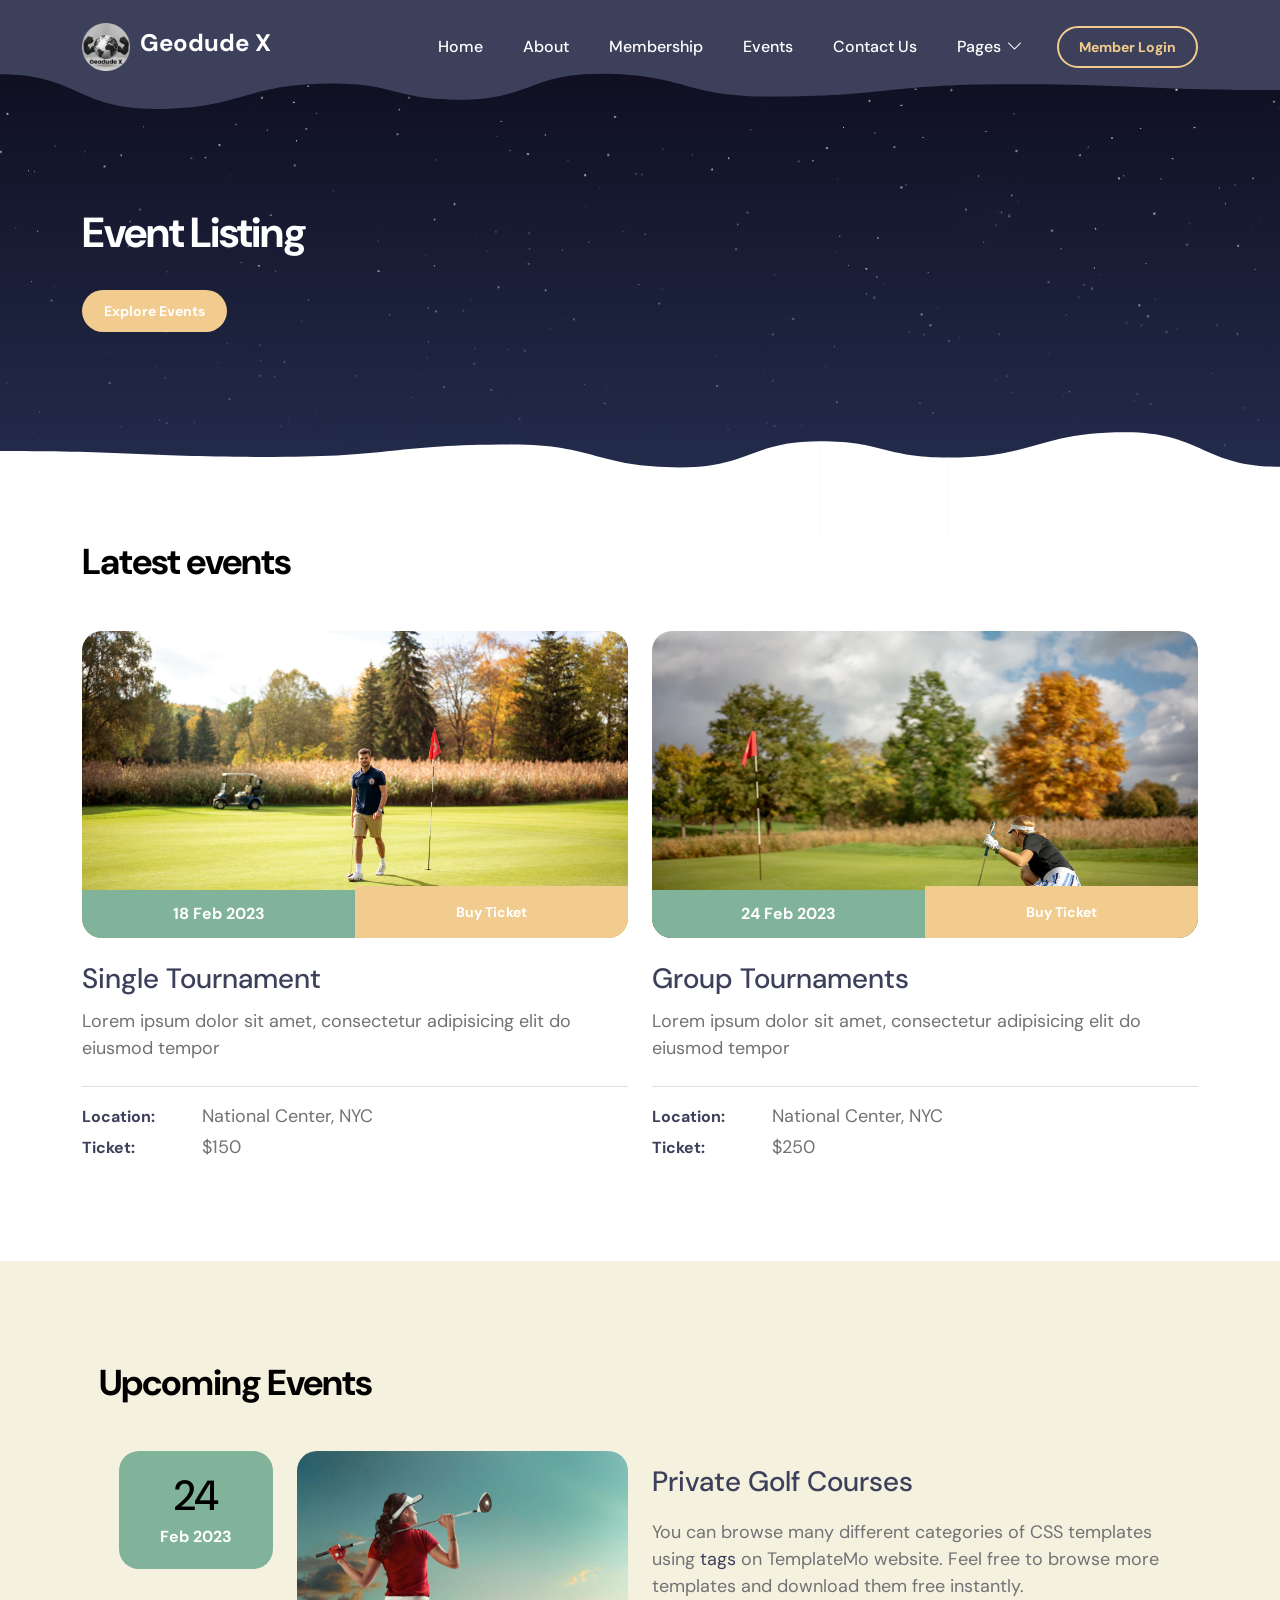
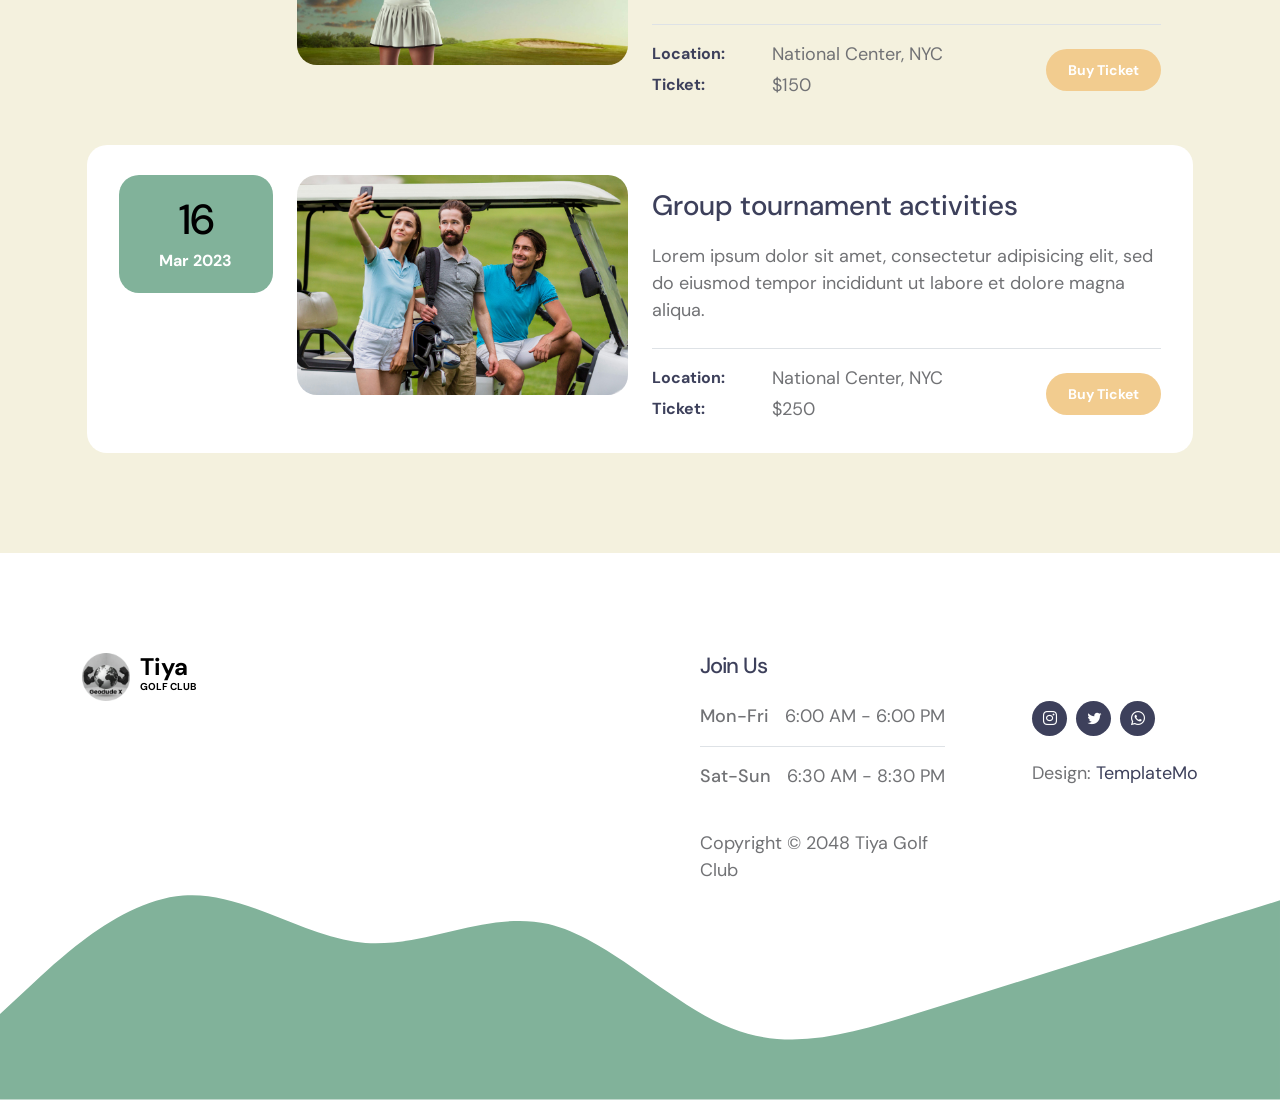
<file: event-listing.html>
<!doctype html>
<html lang="en">
    <head>
        <meta charset="utf-8">
        <meta name="viewport" content="width=device-width, initial-scale=1">

        <meta name="description" content="">
        <meta name="author" content="">

        <title>Tiya Golf Club - Event Listing</title>

        <!-- CSS FILES -->                
        <link rel="preconnect" href="https://fonts.googleapis.com">

        <link rel="preconnect" href="https://fonts.gstatic.com" crossorigin>

        <link href="https://fonts.googleapis.com/css2?family=DM+Sans:ital,wght@0,400;0,500;0,700;1,400&display=swap" rel="stylesheet">

        <link href="css/bootstrap.min.css" rel="stylesheet">

        <link href="css/bootstrap-icons.css" rel="stylesheet">

        <link href="css/templatemo-tiya-golf-club.css" rel="stylesheet">
        
<!--

TemplateMo 587 Tiya Golf Club

https://templatemo.com/tm-587-tiya-golf-club

-->
    </head>
    
    <body>

        <main>

            <nav class="navbar navbar-expand-lg">                
                <div class="container">
                    <a class="navbar-brand d-flex align-items-center" href="index.html">
                        <img src="images/logo.png" class="navbar-brand-image img-fluid" alt="Tiya Golf Club">
                        <span class="navbar-brand-text">
                            Geodude X
                        </span>
                    </a>

                    <div class="d-lg-none ms-auto me-3">
                        <a class="btn custom-btn custom-border-btn" data-bs-toggle="offcanvas" href="#offcanvasExample" role="button" aria-controls="offcanvasExample">Member Login</a>
                    </div>
    
                    <button class="navbar-toggler" type="button" data-bs-toggle="collapse" data-bs-target="#navbarNav" aria-controls="navbarNav" aria-expanded="false" aria-label="Toggle navigation">
                        <span class="navbar-toggler-icon"></span>
                    </button>
    
                    <div class="collapse navbar-collapse" id="navbarNav">
                        <ul class="navbar-nav ms-lg-auto">
                            <li class="nav-item">
                                <a class="nav-link" href="index.html#section_1">Home</a>
                            </li>
    
                            <li class="nav-item">
                                <a class="nav-link" href="index.html#section_2">About</a>
                            </li>

                            <li class="nav-item">
                                <a class="nav-link" href="index.html#section_3">Membership</a>
                            </li>

                            <li class="nav-item">
                                <a class="nav-link" href="index.html#section_4">Events</a>
                            </li>

                            <li class="nav-item">
                                <a class="nav-link" href="index.html#section_5">Contact Us</a>
                            </li>

                            <li class="nav-item dropdown">
                                <a class="nav-link dropdown-toggle" href="#" id="navbarLightDropdownMenuLink" role="button" data-bs-toggle="dropdown" aria-expanded="false">Pages</a>

                                <ul class="dropdown-menu dropdown-menu-light" aria-labelledby="navbarLightDropdownMenuLink">
                                    <li><a class="dropdown-item active" href="event-listing.html">Event Listing</a></li>

                                    <li><a class="dropdown-item" href="event-detail.html">Event Detail</a></li>
                                </ul>
                            </li>
                        </ul>

                        <div class="d-none d-lg-block ms-lg-3">
                            <a class="btn custom-btn custom-border-btn" data-bs-toggle="offcanvas" href="#offcanvasExample" role="button" aria-controls="offcanvasExample">Member Login</a>
                        </div>
                    </div>
                </div>
            </nav>

            <div class="offcanvas offcanvas-end" data-bs-scroll="true" tabindex="-1" id="offcanvasExample" aria-labelledby="offcanvasExampleLabel">                
                <div class="offcanvas-header">
                    <h5 class="offcanvas-title" id="offcanvasExampleLabel">Member Login</h5>
                    
                    <button type="button" class="btn-close" data-bs-dismiss="offcanvas" aria-label="Close"></button>
                </div>
                
                <div class="offcanvas-body d-flex flex-column">
                    <form class="custom-form member-login-form" action="#" method="post" role="form">

                        <div class="member-login-form-body">
                            <div class="mb-4">
                                <label class="form-label mb-2" for="member-login-number">Membership No.</label>

                                <input type="text" name="member-login-number" id="member-login-number" class="form-control" placeholder="11002560" required>
                            </div>

                            <div class="mb-4">
                                <label class="form-label mb-2" for="member-login-password">Password</label>

                                <input type="password" name="member-login-password" id="member-login-password" pattern="[0-9a-zA-Z]{4,10}" class="form-control" placeholder="Password" required="">
                            </div>

                            <div class="form-check mb-4">
                                <input class="form-check-input" type="checkbox" value="" id="flexCheckDefault">
                              
                                <label class="form-check-label" for="flexCheckDefault">
                                    Remember me
                                </label>
                            </div>

                            <div class="col-lg-5 col-md-7 col-8 mx-auto">
                                <button type="submit" class="form-control">Login</button>
                            </div>

                            <div class="text-center my-4">
                                <a href="#">Forgotten password?</a>
                            </div>
                        </div>
                    </form>

                    <div class="mt-auto mb-5">
                        <p>
                            <strong class="text-white me-3">Any Questions?</strong>

                            <a href="tel: 010-020-0340" class="contact-link">
                            	010-020-0340
                            </a>
                        </p>
                    </div>
                </div>

                <svg xmlns="http://www.w3.org/2000/svg" viewBox="0 0 1440 320"><path fill="#3D405B" fill-opacity="1" d="M0,224L34.3,192C68.6,160,137,96,206,90.7C274.3,85,343,139,411,144C480,149,549,107,617,122.7C685.7,139,754,213,823,240C891.4,267,960,245,1029,224C1097.1,203,1166,181,1234,160C1302.9,139,1371,117,1406,106.7L1440,96L1440,320L1405.7,320C1371.4,320,1303,320,1234,320C1165.7,320,1097,320,1029,320C960,320,891,320,823,320C754.3,320,686,320,617,320C548.6,320,480,320,411,320C342.9,320,274,320,206,320C137.1,320,69,320,34,320L0,320Z"></path></svg>
            </div>
            

            <section class="hero-section hero-50 d-flex justify-content-center align-items-center" id="section_1">

                <div class="section-overlay"></div>

                <svg viewBox="0 0 1962 178" xmlns="http://www.w3.org/2000/svg" xmlns:xlink="http://www.w3.org/1999/xlink"><path fill="#3D405B" d="M 0 114 C 118.5 114 118.5 167 237 167 L 237 167 L 237 0 L 0 0 Z" stroke-width="0"></path> <path fill="#3D405B" d="M 236 167 C 373 167 373 128 510 128 L 510 128 L 510 0 L 236 0 Z" stroke-width="0"></path> <path fill="#3D405B" d="M 509 128 C 607 128 607 153 705 153 L 705 153 L 705 0 L 509 0 Z" stroke-width="0"></path><path fill="#3D405B" d="M 704 153 C 812 153 812 113 920 113 L 920 113 L 920 0 L 704 0 Z" stroke-width="0"></path><path fill="#3D405B" d="M 919 113 C 1048.5 113 1048.5 148 1178 148 L 1178 148 L 1178 0 L 919 0 Z" stroke-width="0"></path><path fill="#3D405B" d="M 1177 148 C 1359.5 148 1359.5 129 1542 129 L 1542 129 L 1542 0 L 1177 0 Z" stroke-width="0"></path><path fill="#3D405B" d="M 1541 129 C 1751.5 129 1751.5 138 1962 138 L 1962 138 L 1962 0 L 1541 0 Z" stroke-width="0"></path></svg>

                <div class="container">
                    <div class="row">

                        <div class="col-lg-6 col-12">

                            <h1 class="text-white mb-4 pb-2">Event Listing</h1>

                            <a href="#section_3" class="btn custom-btn smoothscroll me-3">Explore Events</a>
                        </div>

                    </div>
                </div>

                <svg viewBox="0 0 1962 178" xmlns="http://www.w3.org/2000/svg" xmlns:xlink="http://www.w3.org/1999/xlink"><path fill="#ffffff" d="M 0 114 C 118.5 114 118.5 167 237 167 L 237 167 L 237 0 L 0 0 Z" stroke-width="0"></path> <path fill="#ffffff" d="M 236 167 C 373 167 373 128 510 128 L 510 128 L 510 0 L 236 0 Z" stroke-width="0"></path> <path fill="#ffffff" d="M 509 128 C 607 128 607 153 705 153 L 705 153 L 705 0 L 509 0 Z" stroke-width="0"></path><path fill="#ffffff" d="M 704 153 C 812 153 812 113 920 113 L 920 113 L 920 0 L 704 0 Z" stroke-width="0"></path><path fill="#ffffff" d="M 919 113 C 1048.5 113 1048.5 148 1178 148 L 1178 148 L 1178 0 L 919 0 Z" stroke-width="0"></path><path fill="#ffffff" d="M 1177 148 C 1359.5 148 1359.5 129 1542 129 L 1542 129 L 1542 0 L 1177 0 Z" stroke-width="0"></path><path fill="#ffffff" d="M 1541 129 C 1751.5 129 1751.5 138 1962 138 L 1962 138 L 1962 0 L 1541 0 Z" stroke-width="0"></path></svg>
            </section>


            <section class="events-section section-padding" id="section_2">
                <div class="container">
                    <div class="row">

                        <div class="col-lg-12 col-12">
                            <h2 class="mb-lg-5 mb-4">Latest events</h2>
                        </div>

                        <div class="col-lg-6 col-12 mb-5 mb-lg-0">
                            <div class="custom-block-image-wrap">
                                <a href="event-detail.html">
                                    <img src="images/anna-rosar-ew-olGvgCCs-unsplash.jpg" class="custom-block-image img-fluid" alt="">

                                    <i class="custom-block-icon bi-link"></i>
                                </a>

                                <div class="custom-block-date-wrap">
                                    <strong class="text-white">18 Feb 2023</strong>
                                </div>

                                <div class="custom-btn-wrap">
                                    <a href="event-detail.html" class="btn custom-btn">Buy Ticket</a>
                                </div>
                            </div>

                            <div class="custom-block-info">
                                <a href="event-detail.html" class="events-title mb-2">Single Tournament</a>

                                <p class="mb-0">Lorem ipsum dolor sit amet, consectetur adipisicing elit do eiusmod tempor</p>


                                <div class="border-top mt-4 pt-3">
                                    <div class="d-flex flex-wrap align-items-center mb-1">
                                        <span class="custom-block-span">Location:</span>

                                        <p class="mb-0">National Center, NYC</p>
                                    </div>

                                    <div class="d-flex flex-wrap align-items-center">
                                        <span class="custom-block-span">Ticket:</span>

                                        <p class="mb-0">$150</p>
                                    </div>
                                </div>
                            </div>
                        </div>

                        <div class="col-lg-6 col-12">
                            <div class="custom-block-image-wrap">
                                <a href="event-detail.html">
                                    <img src="images/frederik-rosar-NDSZcCfnsbY-unsplash.jpg" class="custom-block-image img-fluid" alt="">

                                    <i class="custom-block-icon bi-link"></i>
                                </a>

                                <div class="custom-block-date-wrap">
                                    <strong class="text-white">24 Feb 2023</strong>
                                </div>

                                <div class="custom-btn-wrap">
                                    <a href="event-detail.html" class="btn custom-btn">Buy Ticket</a>
                                </div>
                            </div>

                            <div class="custom-block-info">
                                <a href="event-detail.html" class="events-title mb-2">Group Tournaments</a>

                                <p class="mb-0">Lorem ipsum dolor sit amet, consectetur adipisicing elit do eiusmod tempor</p>


                                <div class="border-top mt-4 pt-3">
                                    <div class="d-flex flex-wrap align-items-center mb-1">
                                        <span class="custom-block-span">Location:</span>

                                        <p class="mb-0">National Center, NYC</p>
                                    </div>

                                    <div class="d-flex flex-wrap align-items-center">
                                        <span class="custom-block-span">Ticket:</span>

                                        <p class="mb-0">$250</p>
                                    </div>
                                </div>
                            </div>
                        </div>

                    </div>
                </div>
            </section>


            <section class="events-section events-listing-section section-bg section-padding" id="section_3">
                <div class="container">
                    <div class="row">

                        <div class="col-lg-12 col-12">
                            <h2 class="mb-3">Upcoming Events</h2>
                        </div>

                        <div class="row custom-block mb-3">
                            <div class="col-lg-2 col-md-4 col-12 order-2 order-md-0 order-lg-0">
                                <div class="custom-block-date-wrap d-flex d-lg-block d-md-block align-items-center mt-3 mt-lg-0 mt-md-0">
                                    <h6 class="custom-block-date mb-lg-1 mb-0 me-3 me-lg-0 me-md-0">24</h6>
                                    
                                    <strong class="text-white">Feb 2023</strong>
                                </div>
                            </div>

                            <div class="col-lg-4 col-md-8 col-12 order-1 order-lg-0">
                                <div class="custom-block-image-wrap">
                                    <a href="event-detail.html">
                                        <img src="images/professional-golf-player.jpg" class="custom-block-image img-fluid" alt="">

                                        <i class="custom-block-icon bi-link"></i>
                                    </a>
                                </div>
                            </div>

                            <div class="col-lg-6 col-12 order-3 order-lg-0">
                                <div class="custom-block-info mt-2 mt-lg-0">
                                    <a href="event-detail.html" class="events-title mb-3">Private Golf Courses</a>

                                    <p class="mb-0">You can browse many different categories of CSS templates using <a href="https://templatemo.com/tag" target="_blank">tags</a> on TemplateMo website. Feel free to browse more templates and download them free instantly.</p>

                                    <div class="d-flex flex-wrap border-top mt-4 pt-3">

                                        <div class="mb-4 mb-lg-0">
                                            <div class="d-flex flex-wrap align-items-center mb-1">
                                                <span class="custom-block-span">Location:</span>

                                                <p class="mb-0">National Center, NYC</p>
                                            </div>

                                            <div class="d-flex flex-wrap align-items-center">
                                                <span class="custom-block-span">Ticket:</span>

                                                <p class="mb-0">$150</p>
                                            </div>
                                        </div>

                                        <div class="d-flex align-items-center ms-lg-auto">
                                            <a href="event-detail.html" class="btn custom-btn">Buy Ticket</a>
                                        </div>
                                    </div>
                                </div>
                            </div>
                        </div>

                        <div class="row custom-block custom-block-bg">
                            <div class="col-lg-2 col-md-4 col-12 order-2 order-md-0 order-lg-0">
                                <div class="custom-block-date-wrap d-flex d-lg-block d-md-block align-items-center mt-3 mt-lg-0 mt-md-0">
                                    <h6 class="custom-block-date mb-lg-1 mb-0 me-3 me-lg-0 me-md-0">16</h6>
                                    
                                    <strong class="text-white">Mar 2023</strong>
                                </div>
                            </div>

                            <div class="col-lg-4 col-md-8 col-12 order-1 order-lg-0">
                                <div class="custom-block-image-wrap">
                                    <a href="event-detail.html">
                                        <img src="images/girl-taking-selfie-with-friends-golf-field.jpg" class="custom-block-image img-fluid" alt="">

                                        <i class="custom-block-icon bi-link"></i>
                                    </a>
                                </div>
                            </div>

                            <div class="col-lg-6 col-12 order-3 order-lg-0">
                                <div class="custom-block-info mt-2 mt-lg-0">
                                    <a href="event-detail.html" class="events-title mb-3">Group tournament activities</a>

                                    <p class="mb-0">Lorem ipsum dolor sit amet, consectetur adipisicing elit, sed do eiusmod tempor incididunt ut labore et dolore magna aliqua.</p>

                                    <div class="d-flex flex-wrap border-top mt-4 pt-3">

                                        <div class="mb-4 mb-lg-0">
                                            <div class="d-flex flex-wrap align-items-center mb-1">
                                                <span class="custom-block-span">Location:</span>

                                                <p class="mb-0">National Center, NYC</p>
                                            </div>

                                            <div class="d-flex flex-wrap align-items-center">
                                                <span class="custom-block-span">Ticket:</span>

                                                <p class="mb-0">$250</p>
                                            </div>
                                        </div>

                                        <div class="d-flex align-items-center ms-lg-auto">
                                            <a href="event-detail.html" class="btn custom-btn">Buy Ticket</a>
                                        </div>
                                    </div>
                                </div>
                            </div>
                        </div>

                    </div>
                </div>
            </section>
        </main>

        <footer class="site-footer">
            <div class="container">
                <div class="row">

                    <div class="col-lg-6 col-12 me-auto mb-5 mb-lg-0">
                        <a class="navbar-brand d-flex align-items-center" href="index.html">
                            <img src="images/logo.png" class="navbar-brand-image img-fluid" alt="">
                            <span class="navbar-brand-text">
                                Tiya
                                <small>Golf Club</small>
                            </span>
                        </a>
                    </div>

                    <div class="col-lg-3 col-12">
                        <h5 class="site-footer-title mb-4">Join Us</h5>

                        <p class="d-flex border-bottom pb-3 mb-3 me-lg-3">
                            <span>Mon-Fri</span>
                            6:00 AM - 6:00 PM
                        </p>

                        <p class="d-flex me-lg-3">
                            <span>Sat-Sun</span>
                            6:30 AM - 8:30 PM
                        </p>
                        <br>
                        <p class="copyright-text">Copyright © 2048 Tiya Golf Club</p>
                    </div>

                        <div class="col-lg-2 col-12 ms-auto">
                            <ul class="social-icon mt-lg-5 mt-3 mb-4">
                                <li class="social-icon-item">
                                    <a href="#" class="social-icon-link bi-instagram"></a>
                                </li>

                                <li class="social-icon-item">
                                    <a href="#" class="social-icon-link bi-twitter"></a>
                                </li>

                                <li class="social-icon-item">
                                    <a href="#" class="social-icon-link bi-whatsapp"></a>
                                </li>
                            </ul>

                            <p class="copyright-text">Design: <a rel="nofollow" href="https://templatemo.com" target="_blank">TemplateMo</a></p>
                        </div>

                </div>
            </div>

            <svg xmlns="http://www.w3.org/2000/svg" viewBox="0 0 1440 320"><path fill="#81B29A" fill-opacity="1" d="M0,224L34.3,192C68.6,160,137,96,206,90.7C274.3,85,343,139,411,144C480,149,549,107,617,122.7C685.7,139,754,213,823,240C891.4,267,960,245,1029,224C1097.1,203,1166,181,1234,160C1302.9,139,1371,117,1406,106.7L1440,96L1440,320L1405.7,320C1371.4,320,1303,320,1234,320C1165.7,320,1097,320,1029,320C960,320,891,320,823,320C754.3,320,686,320,617,320C548.6,320,480,320,411,320C342.9,320,274,320,206,320C137.1,320,69,320,34,320L0,320Z"></path></svg>
        </footer>


        <!-- JAVASCRIPT FILES -->
        <script src="js/jquery.min.js"></script>
        <script src="js/bootstrap.bundle.min.js"></script>
        <script src="js/jquery.sticky.js"></script>
        <script src="js/custom.js"></script>

    </body>
</html>
</file>
<file: css/templatemo-tiya-golf-club.css>
/*

TemplateMo 587 Tiya Golf Club

https://templatemo.com/tm-587-tiya-golf-club

*/


/*---------------------------------------
  CUSTOM PROPERTIES ( VARIABLES )             
-----------------------------------------*/
:root {
  --white-color:                  #ffffff;
  --primary-color:                #81B29A;
  --secondary-color:              #3D405B;
  --section-bg-color:             #F4F1DE;
  --custom-btn-bg-color:          #F2CC8F;
  --custom-btn-bg-hover-color:    #E07A5F;
  --dark-color:                   #000000;
  --p-color:                      #717275;
  --link-hover-color:             #F2CC8F;

  --body-font-family:             'DM Sans', sans-serif;

  --h1-font-size:                 42px;
  --h2-font-size:                 36px;
  --h3-font-size:                 28px;
  --h4-font-size:                 24px;
  --h5-font-size:                 22px;
  --h6-font-size:                 20px;
  --p-font-size:                  18px;
  --menu-font-size:               16px;
  --btn-font-size:                14px;

  --border-radius-large:          100px;
  --border-radius-medium:         20px;
  --border-radius-small:          10px;

  --font-weight-normal:           400;
  --font-weight-medium:           500;
  --font-weight-bold:             700;
}

body {
  background-color: var(--white-color);
  font-family: var(--body-font-family); 
}


/*---------------------------------------
  TYPOGRAPHY               
-----------------------------------------*/

h2,
h3,
h4,
h5,
h6 {
  color: var(--dark-color);
}

h1,
h2,
h3,
h4,
h5,
h6 {
  font-weight: var(--font-weight-medium);
  letter-spacing: -1px;
}

h1 {
  font-size: var(--h1-font-size);
  font-weight: var(--font-weight-bold);
}

h2 {
  font-size: var(--h2-font-size);
  font-weight: var(--font-weight-bold);
}

h3 {
  font-size: var(--h3-font-size);
}

h4 {
  font-size: var(--h4-font-size);
}

h5 {
  font-size: var(--h5-font-size);
}

h6 {
  font-size: var(--h6-font-size);
}

p {
  color: var(--p-color);
  font-size: var(--p-font-size);
  font-weight: var(--font-weight-normal);
}

ul li {
  color: var(--p-color);
  font-size: var(--p-font-size);
  font-weight: var(--font-weight-normal);
}

a, 
button {
  touch-action: manipulation;
  transition: all 0.3s;
}

a {
  display: inline-block;
  color: var(--secondary-color);
  text-decoration: none;
}

a:hover {
  color: var(--link-hover-color);
}

b,
strong {
  font-weight: var(--font-weight-bold);
}


/*---------------------------------------
  SECTION               
-----------------------------------------*/
.section-bg {
  background-color: var(--section-bg-color);
}

.section-padding {
  padding-top: 100px;
  padding-bottom: 100px;
}

.section-overlay {
  content: "";
  background: rgba(0, 0, 0, 0) linear-gradient(rgba(39, 48, 83, 0.01) 0%, rgb(39, 48, 83) 100%) repeat scroll 0% 0%;
  position: absolute;
  top: 0;
  right: 0;
  bottom: 0;
  left: 0;
}

::selection {
  background-color: var(--primary-color);
  color: var(--white-color);
}


/*---------------------------------------
  ANIMATED HEADLINE               
-----------------------------------------*/
.cd-words-wrapper {
  display: inline-block;
  position: relative;
  text-align: left;
}

.cd-words-wrapper b {
  color: var(--link-hover-color);
  display: inline-block;
  position: absolute;
  white-space: nowrap;
  left: 0;
  top: 0;
}

.cd-words-wrapper b.is-visible {
  position: relative;
}

.no-js .cd-words-wrapper b {
  opacity: 0;
}

.no-js .cd-words-wrapper b.is-visible {
  opacity: 1;
}

.cd-headline.rotate-1 .cd-words-wrapper {
  -webkit-perspective: 300px;
  -moz-perspective: 300px;
  perspective: 300px;
}
.cd-headline.rotate-1 b {
  opacity: 0;
  -webkit-transform-origin: 50% 100%;
  -moz-transform-origin: 50% 100%;
  -ms-transform-origin: 50% 100%;
  -o-transform-origin: 50% 100%;
  transform-origin: 50% 100%;
  -webkit-transform: rotateX(180deg);
  -moz-transform: rotateX(180deg);
  -ms-transform: rotateX(180deg);
  -o-transform: rotateX(180deg);
  transform: rotateX(180deg);
}
.cd-headline.rotate-1 b.is-visible {
  opacity: 1;
  -webkit-transform: rotateX(0deg);
  -moz-transform: rotateX(0deg);
  -ms-transform: rotateX(0deg);
  -o-transform: rotateX(0deg);
  transform: rotateX(0deg);
  -webkit-animation: cd-rotate-1-in 1.2s;
  -moz-animation: cd-rotate-1-in 1.2s;
  animation: cd-rotate-1-in 1.2s;
}
.cd-headline.rotate-1 b.is-hidden {
  -webkit-transform: rotateX(180deg);
  -moz-transform: rotateX(180deg);
  -ms-transform: rotateX(180deg);
  -o-transform: rotateX(180deg);
  transform: rotateX(180deg);
  -webkit-animation: cd-rotate-1-out 1.2s;
  -moz-animation: cd-rotate-1-out 1.2s;
  animation: cd-rotate-1-out 1.2s;
}

@-webkit-keyframes cd-rotate-1-in {
  0% {
    -webkit-transform: rotateX(180deg);
    opacity: 0;
  }
  35% {
    -webkit-transform: rotateX(120deg);
    opacity: 0;
  }
  65% {
    opacity: 0;
  }
  100% {
    -webkit-transform: rotateX(360deg);
    opacity: 1;
  }
}
@-moz-keyframes cd-rotate-1-in {
  0% {
    -moz-transform: rotateX(180deg);
    opacity: 0;
  }
  35% {
    -moz-transform: rotateX(120deg);
    opacity: 0;
  }
  65% {
    opacity: 0;
  }
  100% {
    -moz-transform: rotateX(360deg);
    opacity: 1;
  }
}
@keyframes cd-rotate-1-in {
  0% {
    -webkit-transform: rotateX(180deg);
    -moz-transform: rotateX(180deg);
    -ms-transform: rotateX(180deg);
    -o-transform: rotateX(180deg);
    transform: rotateX(180deg);
    opacity: 0;
  }
  35% {
    -webkit-transform: rotateX(120deg);
    -moz-transform: rotateX(120deg);
    -ms-transform: rotateX(120deg);
    -o-transform: rotateX(120deg);
    transform: rotateX(120deg);
    opacity: 0;
  }
  65% {
    opacity: 0;
  }
  100% {
    -webkit-transform: rotateX(360deg);
    -moz-transform: rotateX(360deg);
    -ms-transform: rotateX(360deg);
    -o-transform: rotateX(360deg);
    transform: rotateX(360deg);
    opacity: 1;
  }
}
@-webkit-keyframes cd-rotate-1-out {
  0% {
    -webkit-transform: rotateX(0deg);
    opacity: 1;
  }
  35% {
    -webkit-transform: rotateX(-40deg);
    opacity: 1;
  }
  65% {
    opacity: 0;
  }
  100% {
    -webkit-transform: rotateX(180deg);
    opacity: 0;
  }
}
@-moz-keyframes cd-rotate-1-out {
  0% {
    -moz-transform: rotateX(0deg);
    opacity: 1;
  }
  35% {
    -moz-transform: rotateX(-40deg);
    opacity: 1;
  }
  65% {
    opacity: 0;
  }
  100% {
    -moz-transform: rotateX(180deg);
    opacity: 0;
  }
}
@keyframes cd-rotate-1-out {
  0% {
    -webkit-transform: rotateX(0deg);
    -moz-transform: rotateX(0deg);
    -ms-transform: rotateX(0deg);
    -o-transform: rotateX(0deg);
    transform: rotateX(0deg);
    opacity: 1;
  }
  35% {
    -webkit-transform: rotateX(-40deg);
    -moz-transform: rotateX(-40deg);
    -ms-transform: rotateX(-40deg);
    -o-transform: rotateX(-40deg);
    transform: rotateX(-40deg);
    opacity: 1;
  }
  65% {
    opacity: 0;
  }
  100% {
    -webkit-transform: rotateX(180deg);
    -moz-transform: rotateX(180deg);
    -ms-transform: rotateX(180deg);
    -o-transform: rotateX(180deg);
    transform: rotateX(180deg);
    opacity: 0;
  }
}


/*---------------------------------------
  CUSTOM BUTTON               
-----------------------------------------*/
.custom-btn {
  background: var(--custom-btn-bg-color);
  border: 2px solid transparent;
  border-radius: var(--border-radius-large);
  color: var(--white-color);
  font-size: var(--btn-font-size);
  font-weight: var(--font-weight-bold);
  line-height: normal;
  transition: all 0.3s;
  padding: 10px 20px;
}

.custom-btn:hover {
  background: var(--custom-btn-bg-hover-color);
  color: var(--white-color);
}

.custom-border-btn {
  background: transparent;
  border: 2px solid var(--custom-btn-bg-color);
  color: var(--custom-btn-bg-color);
}

.custom-border-btn:hover {
  background: var(--custom-btn-bg-color);
  border-color: transparent;
  color: var(--white-color);
}

.custom-btn-bg-white {
  border-color: var(--white-color);
  color: var(--white-color);
}

.custom-btn-group .link {
  color: var(--white-color);
  font-weight: var(--font-weight-medium);
}

.custom-btn-group .link:hover {
  color: var(--link-hover-color);
}


/*---------------------------------------
  NAVIGATION BAR & OFFCANVAS              
-----------------------------------------*/
.offcanvas {
  background-color: var(--primary-color);
  padding: 30px;
}

.offcanvas.offcanvas-end {
  border-left: 0;
}

.offcanvas-header .btn-close {
  transition: all 0.3s;
}

.offcanvas-header .btn-close:hover {
  transform: rotate(180deg);
}

.offcanvas svg {
  position: absolute;
  bottom: 0;
  right: 0;
  left: 0;
}

.sticky-wrapper {
  position: absolute;
  top: 0;
  right: 0;
  left: 0;
}

.sticky-wrapper.is-sticky .navbar {
  background-color: rgb(61 64 91);
}

.navbar {
  background: transparent;
  z-index: 99;
  padding-top: 15px;
  padding-bottom: 15px;
}

.navbar-brand,
.navbar-brand:hover {
  font-size: var(--h4-font-size);
  font-weight: var(--font-weight-bold);
  display: block;
  color: var(--dark-color);
  max-width: 48px;
}

.navbar .navbar-brand,
.navbar .navbar-brand:hover {
  color: var(--white-color);
}



.navbar-brand-image {
  width: 48px;
  height: 48px;
}

.navbar-brand-text {
  line-height: normal;
  margin-left: 10px;
  position: relative;
  bottom: 5px;
}

.navbar-brand-text small {
  display: block;
  font-size: 10px;
  line-height: 1;
  text-transform: uppercase;
}

.navbar-expand-lg .navbar-nav .nav-link {
  border-radius: var(--border-radius-large);
  margin: 10px;
  padding: 10px;
}

.navbar-nav .nav-link {
  display: inline-block;
  color: var(--white-color);
  font-size: var(--menu-font-size);
  font-weight: var(--font-weight-medium);
  padding-top: 15px;
  padding-bottom: 15px;
}

.navbar-nav .nav-link.active, 
.navbar-nav .nav-link:hover {
  color: var(--link-hover-color);
}

.navbar .dropdown-menu {
  background: var(--white-color);
  box-shadow: 0 1rem 3rem rgba(0,0,0,.175);
  border: 0;
  display: inherit;
  opacity: 0;
  min-width: 9rem;
  margin-top: 20px;
  padding: 13px 0 10px 0;
  transition: all 0.3s;
  pointer-events: none;
}

.navbar .dropdown-menu::before {
  content: "";
  width: 0;
  height: 0;
  border-left: 20px solid transparent;
  border-right: 20px solid transparent;
  border-bottom: 15px solid var(--white-color);
  position: absolute;
  top: -10px;
  left: 10px;
}

.navbar .dropdown-item {
  display: inline-block;
  color: var(--p-color);
  font-size: var(--menu-font-size);
  font-weight: var(--font-weight-medium);
  position: relative;
}

.navbar .dropdown-item.active, 
.navbar .dropdown-item:active,
.navbar .dropdown-item:focus, 
.navbar .dropdown-item:hover {
  background: transparent;
  color: var(--link-hover-color);
}

.navbar .dropdown-toggle::after {
  content: "\f282";
  display: inline-block;
  font-family: bootstrap-icons !important;
  font-size: var(--copyright-font-size);
  font-style: normal;
  font-weight: normal !important;
  font-variant: normal;
  text-transform: none;
  line-height: 1;
  vertical-align: -.125em;
  -webkit-font-smoothing: antialiased;
  -moz-osx-font-smoothing: grayscale;
  position: relative;
  left: 2px;
  border: 0;
}

@media screen and (min-width: 992px) {
  .navbar .dropdown:hover .dropdown-menu {
    opacity: 1;
    margin-top: 0;
    pointer-events: auto;
  }
}

.navbar-toggler {
  border: 0;
  padding: 0;
  cursor: pointer;
  margin: 0;
  width: 30px;
  height: 35px;
  outline: none;
}

.navbar-toggler:focus {
  outline: none;
  box-shadow: none;
}

.navbar-toggler[aria-expanded="true"] .navbar-toggler-icon {
  background: transparent;
}

.navbar-toggler[aria-expanded="true"] .navbar-toggler-icon:before,
.navbar-toggler[aria-expanded="true"] .navbar-toggler-icon:after {
  transition: top 300ms 50ms ease, -webkit-transform 300ms 350ms ease;
  transition: top 300ms 50ms ease, transform 300ms 350ms ease;
  transition: top 300ms 50ms ease, transform 300ms 350ms ease, -webkit-transform 300ms 350ms ease;
  top: 0;
}

.navbar-toggler[aria-expanded="true"] .navbar-toggler-icon:before {
  transform: rotate(45deg);
}

.navbar-toggler[aria-expanded="true"] .navbar-toggler-icon:after {
  transform: rotate(-45deg);
}

.navbar-toggler .navbar-toggler-icon {
  background: var(--white-color);
  transition: background 10ms 300ms ease;
  display: block;
  width: 30px;
  height: 2px;
  position: relative;
}

.navbar-toggler .navbar-toggler-icon:before,
.navbar-toggler .navbar-toggler-icon:after {
  transition: top 300ms 350ms ease, -webkit-transform 300ms 50ms ease;
  transition: top 300ms 350ms ease, transform 300ms 50ms ease;
  transition: top 300ms 350ms ease, transform 300ms 50ms ease, -webkit-transform 300ms 50ms ease;
  position: absolute;
  right: 0;
  left: 0;
  background: var(--white-color);
  width: 30px;
  height: 2px;
  content: '';
}

.navbar-toggler .navbar-toggler-icon::before {
  top: -8px;
}

.navbar-toggler .navbar-toggler-icon::after {
  top: 8px;
}


/*---------------------------------------
  HERO        
-----------------------------------------*/
.hero-section {
  background-image: url('../images/bg.jpg');
  background-repeat: no-repeat;
  background-size: cover;
  background-position: center;
  position: relative;
  padding-top: 100px;
  padding-bottom: 100px;
  height: 100vh;
  min-height: 670px;
  margin-bottom: -90px;
}

.hero-50 {
  height: auto;
  min-height: 540px;
  margin-bottom: -100px;
}

.hero-50 .container + svg {
  transform: rotate(180deg);
}

.hero-section .ratio {
  border-radius: var(--border-radius-medium);
  overflow: hidden;
}

.hero-section svg {
  position: absolute;
  right: 0;
  left: 0;
}

.hero-section > svg {
  top: 0;
}

.hero-section .container + svg {
  top: auto;
  bottom: -1px;
}

.hero-section .row {
  position: relative;
  z-index: 22;
}


/*---------------------------------------
  BACKGROUND IMAGE SECTION        
-----------------------------------------*/
.section-bg-image {
  background-image: url('../images/frederik-rosar-NDSZcCfnsbY-unsplash.jpg');
  background-repeat: no-repeat;
  background-size: cover;
  background-position: center;
  position: relative;
  margin-bottom: -70px;
}

.section-bg-image .container + svg {
  transform: rotate(180deg);
  position: relative;
  bottom: -1px;
}

.section-bg-image-block {
  backdrop-filter: blur(5px) saturate(180%);
  -webkit-backdrop-filter: blur(5px) saturate(180%);
  background-color: rgba(255, 255, 255, 0.75);
  border-radius: var(--border-radius-medium);
  border: 1px solid rgba(209, 213, 219, 0.3);
  border-radius: var(--border-radius-medium);
  padding: 50px;
}

.section-bg-image-block .input-group {
  background-color: var(--white-color);
  border-radius: var(--border-radius-large);
  padding: 10px 15px;
}

.section-bg-image-block .input-group-text {
  background-color: transparent;
  border: 0;
}

.section-bg-image-block input[type="email"] {
  border: 0;
  box-shadow: none;
  margin-bottom: 0;
  padding-left: 0;
}

.section-bg-image-block button[type="submit"] {
  background-color: var(--primary-color);
  border: 0;
  border-radius: var(--border-radius-large) !important;
  color: var(--white-color);
  max-width: 150px;
}


/*---------------------------------------
  ABOUT SECTOIN              
-----------------------------------------*/
.about-section {
  padding-bottom: 70px;
}

.member-block-image-wrap {
  border-radius: var(--border-radius-medium);
  position: relative;
  overflow: hidden;
}

.member-block-image-wrap:hover .member-block-image {
  transform: scale(1.2);
}

.member-block-image-wrap:hover .social-icon {
  opacity: 1;
}

.member-block-image-wrap .social-icon {
  background-color: var(--white-color);
  border-radius: var(--border-radius-large);
  position: absolute;
  top: 50%;
  left: 50%;
  transform: translate(-50%, -50%);
  opacity: 0;
  transition: all 0.5s;
  padding: 15px 20px;
  width: auto;
}

.member-block-image {
  transition: all 0.3s;
}

.member-block-info {
  padding: 10px;
}

.member-block-info h4,
.member-block-info p {
  margin-bottom: 0;
}


/*---------------------------------------
  CUSTOM BLOCK              
-----------------------------------------*/
.custom-block {
  border-radius: var(--border-radius-medium);
  position: relative;
  overflow: hidden;
  padding: 30px 20px;
}

.custom-block-bg {
  background: var(--white-color);
}

.custom-block-date-wrap {
  background-color: var(--primary-color);
  border-radius: var(--border-radius-medium);
  text-align: center;
  padding: 20px 30px;
}

.custom-block-date {
  font-size: var(--h1-font-size);
}

.custom-block-image-wrap {
  border-radius: var(--border-radius-medium);
  position: relative;
  overflow: hidden;
}

.custom-block-image-wrap:hover .custom-block-image {
  transform: scale(1.2);
}

.custom-block-image-wrap:hover .custom-block-icon {
  opacity: 1;
}

.custom-block-image {
  transition: all 0.3s;
}

.custom-block-image-wrap .custom-block-date-wrap,
.custom-block-image-wrap .custom-btn-wrap {
  position: absolute;
  bottom: 0;
}

.custom-block-image-wrap .custom-block-date-wrap {
  border-radius: 0;
  left: 0;
  width: 50%;
  padding: 12.30px 20px;
}

.custom-block-image-wrap .custom-btn-wrap {
  right: 0;
  width: 50%;
}

.custom-block-image-wrap .custom-btn  {
  border-radius: 0;
  display: block;
  padding: 15px 20px;
}

.custom-block-info {
  padding-top: 10px;
}

.custom-block-image-wrap + .custom-block-info {
  padding-top: 20px;
}

.custom-block-span {
  color: var(--secondary-color);
  font-weight: var(--font-weight-bold);
  min-width: 110px;
  margin-right: 10px;
}

.custom-block-icon {
  background: var(--custom-btn-bg-color);
  border-radius: var(--border-radius-large);
  color: var(--white-color);
  width: 60px;
  height: 60px;
  line-height: 60px;
  text-align: center;
  font-size: var(--h3-font-size);
  position: absolute;
  top: 50%;
  left: 50%;
  transform: translate(-50%, -50%);
  opacity: 0;
  transition: all 0.5s;
}

.custom-block-icon:hover {
  background: var(--custom-btn-bg-hover-color);
  color: var(--white-color);
}


/*---------------------------------------
  EVENTS SECTION            
-----------------------------------------*/
.events-section.section-bg .container > .row {
  margin-right: 5px;
  margin-left: 5px;
}

.events-section.section-bg .container > .row .row {
  margin: auto;
}

.events-listing-section {
  margin-bottom: 100px;
}

.events-detail-section .custom-block-info {
  padding: 40px 60px;
}

.events-detail-info {
  background-color: var(--section-bg-color);
  border-radius: var(--border-radius-medium);
  padding: 50px 25px;
}

.events-title {
  font-size: var(--h3-font-size);
  font-weight: var(--font-weight-medium);
}


/*---------------------------------------
  MEMBERSHIP SECTION            
-----------------------------------------*/
.membership-section .container {
  position: relative;
  z-index: 2;
}

.table-responsive {
  border-radius: var(--border-radius-medium);
}

.table-responsive tbody, 
.table-responsive td, 
.table-responsive tfoot, 
.table-responsive th, 
.table-responsive thead, 
.table-responsive tr {
  border: 0;
}

.table-responsive thead tr {
  background-color: var(--secondary-color);
  color: var(--white-color);
}

.table-responsive thead th {
  padding: 22px 16px !important;
}

.table-responsive tbody tr:nth-child(even) {
  background-color: var(--section-bg-color);
}

.table>:not(caption)>*>* {
  padding: 18px 16px;
}

.table-responsive .bi-check-circle-fill {
  color: var(--primary-color);
}

.table-responsive .bi-x-circle-fill {
  color: var(--custom-btn-bg-hover-color);
}

.membership-form {
  background-color: var(--secondary-color);
  border-radius: var(--border-radius-medium);
  padding: 35px;
}

.membership-form .form-floating>textarea {
  border-radius: var(--border-radius-medium);
  height: 100px;
}


/*---------------------------------------
  CONTACT               
-----------------------------------------*/
.contact-form .form-floating>textarea {
  border-radius: var(--border-radius-medium);
  height: 120px;
}

.contact-info {
  position: relative;
}

.contact-info-item {
  background: var(--secondary-color);
  border-radius: var(--border-radius-medium);
  position: absolute;
  overflow: hidden;
  top: 50%;
  left: 50%;
  transform: translate(-50%, -50%);
  text-align: center;
}

.contact-info-body {
  padding: 20px 30px;
}

.contact-info-body strong,
.contact-info-item a {
  color: var(--white-color);
}

.contact-info-footer {
  background-color: var(--custom-btn-bg-hover-color);
  padding: 10px 20px;
  transition: all 0.3s;
}

.contact-info-footer:hover {
  background-color: var(--custom-btn-bg-color);
}

.contact-info-footer a {
  display: block;
  font-weight: var(--font-weight-bold);
}


/*---------------------------------------
  SITE FOOTER            
-----------------------------------------*/
.site-footer {
  position: relative;
  padding-bottom: 200px;
}

.site-footer .container {
  position: relative;
  z-index: 2;
}

.site-footer svg {
  position: absolute;
  bottom: 0;
  right: 0;
  left: 0;
  pointer-events: none;
}

.site-footer-title {
  color: var(--secondary-color);
}

.site-footer p span {
  font-weight: var(--font-weight-medium);
  margin-right: auto;
}


/*---------------------------------------
  CUSTOM FORM               
-----------------------------------------*/
.custom-form .form-control {
  border-radius: var(--border-radius-large);
  border-width: 2px;
  box-shadow: none;
  color: var(--p-color);
  margin-bottom: 20px;
  padding: 10px;
  padding-left: 20px;
  outline: none;
}

.custom-form .form-control:focus,
.custom-form .form-control:hover {
  border-color: var(--dark-color);
}

.form-floating>label {
  padding-left: 20px;
}

.custom-form button[type="submit"] {
  background: var(--custom-btn-bg-color);
  border: none;
  border-radius: var(--border-radius-large);
  color: var(--white-color);
  font-size: var(--p-font-size);
  font-weight: var(--font-weight-medium);
  transition: all 0.3s;
  margin-bottom: 0;
  padding-left: 10px;
}

.custom-form button[type="submit"]:hover,
.custom-form button[type="submit"]:focus {
  background: var(--custom-btn-bg-hover-color);
  border-color: transparent;
}

.header-form {
  position: relative;
}

.header-form .form-control {
  padding-left: 42px;
}

.header-form-icon {
  width: 24px;
  position: absolute;
  top: 0;
  margin: 12px;
  margin-left: 15px;
}


/*---------------------------------------
  SOCIAL ICON               
-----------------------------------------*/
.social-icon {
  margin: 0;
  padding: 0;
}

.social-icon-item {
  list-style: none;
  display: inline-block;
  vertical-align: top;
}

.social-icon-link {
  background: var(--secondary-color);
  border-radius: var(--border-radius-large);
  color: var(--white-color);
  font-size: var(--btn-font-size);
  display: block;
  margin-right: 5px;
  text-align: center;
  width: 35px;
  height: 35px;
  line-height: 36px;
  transition: background 0.2s, color 0.2s;
}

.social-icon-link:hover {
  background: var(--primary-color);
  color: var(--white-color);
}


/*---------------------------------------
  RESPONSIVE STYLES               
-----------------------------------------*/
@media screen and (max-width: 991px) {
  h1 {
    font-size: 36px;
  }

  h2 {
    font-size: 28px;
  }

  h3 {
    font-size: 22px;
  }

  h4 {
    font-size: 20px;
  }

  h5 {
    font-size: 18px;
  }

  h6 {
    font-size: 16px;
  }

  .section-padding {
    padding-top: 50px;
    padding-bottom: 50px;
  }
  
  .navbar {
    background-color: var(--secondary-color);
  }

  .navbar-nav .dropdown-menu {
    position: relative;
    left: 10px;
    opacity: 1;
    pointer-events: auto;
    max-width: 155px;
    margin-top: 15px;
    margin-bottom: 15px;
  }

  .navbar-expand-lg .navbar-nav {
    padding-top: 15px;
    padding-bottom: 10px;
  }

  .navbar-expand-lg .navbar-nav .nav-link {
    margin: 5px;
    padding: 0;
  }

  .hero-section {
    position: relative;
    top: 82px;
    margin-bottom: 82px;
  }

  .events-listing-section {
    margin-bottom: 50px;
  }

  .events-detail-section .custom-block-info {
    padding: 40px;
  }

  .events-detail-info {
    padding: 35px 25px;
  }

  .contact-info-item {
    width: 60%;
  }

  .events-detail-section .contact-info-item {
    width: 70%;
  }

  .section-bg-image {
    margin-bottom: 0;
  }

  .section-bg-image-block {
    padding: 30px;
  }

  .site-footer {
    padding-top: 20px;
    padding-bottom: 100px;
  }
}

@media screen and (max-width: 480px) {
  .navbar-brand {
    font-size: var(--p-font-size);
  }

  .navbar-brand-icon {
    width: 30px;
    height: 30px;
  }

  .navbar-brand-icon::after {
    top: 5px;
  }

  .section-bg-image-block {
    padding: 30px;
  }

  .contact-info-item {
    width: 72%;
  }
}

@media screen and (max-width: 360px) {
  .custom-btn {
    font-size: 12px;
    padding: 4px 12px;
  }
}
</file>
